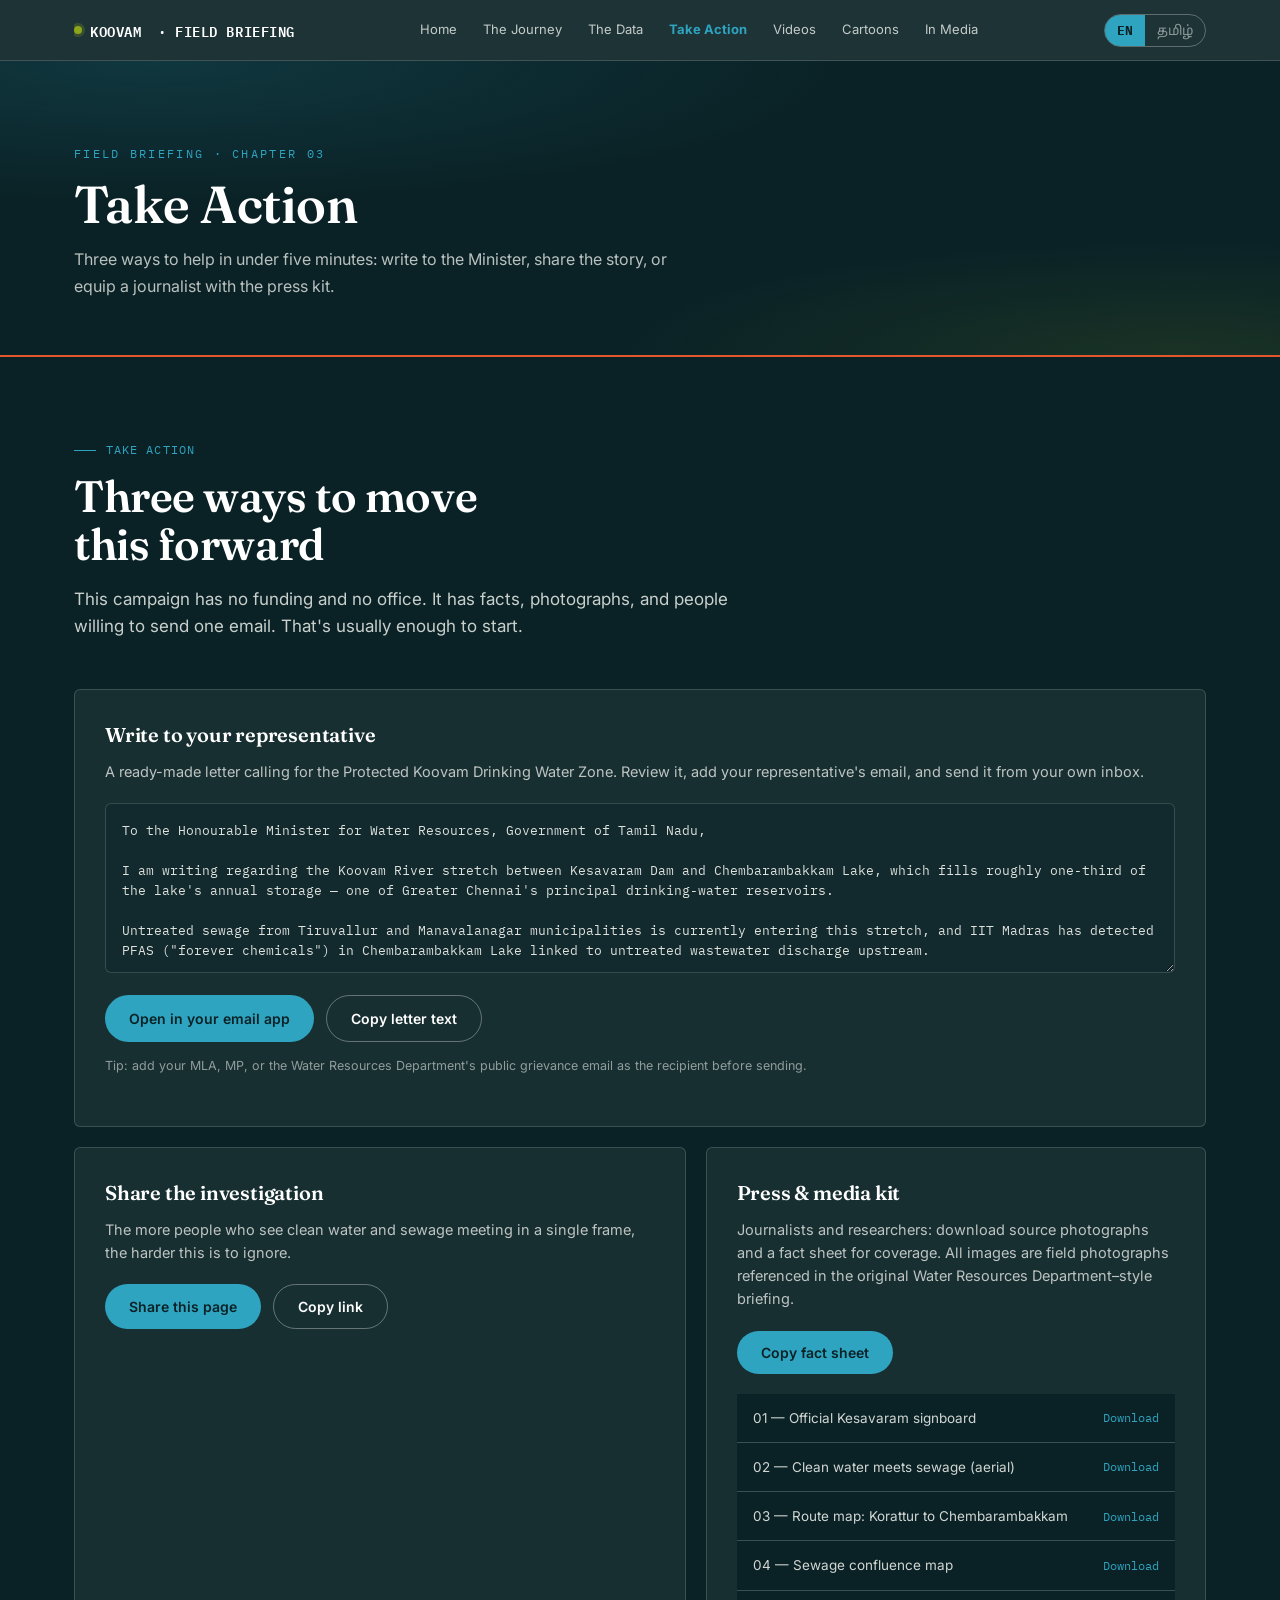
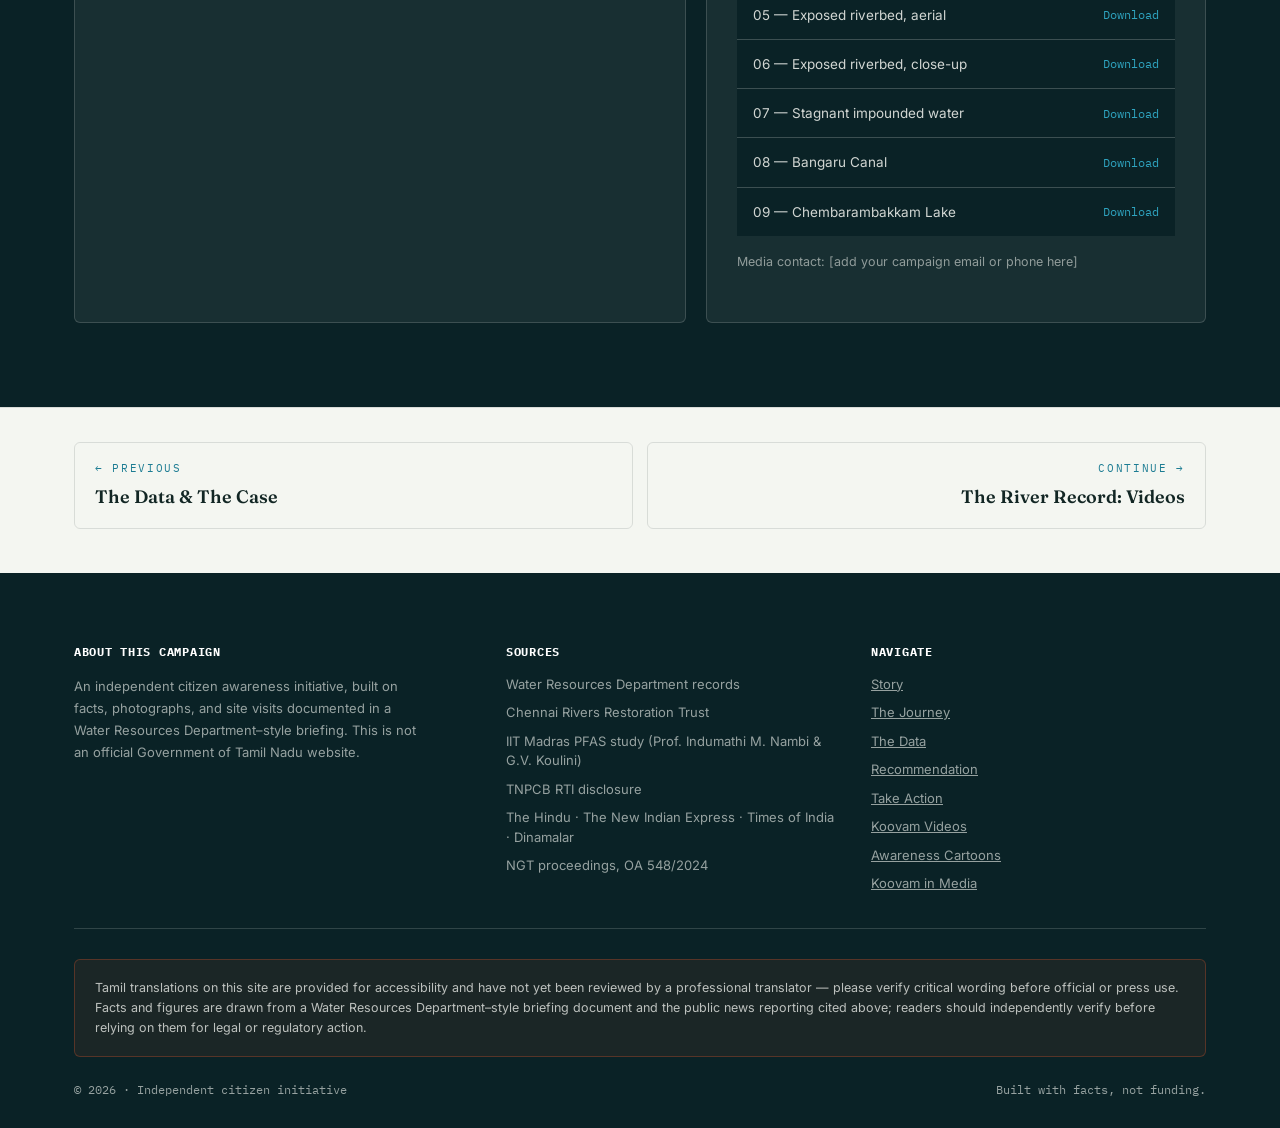
<file: action.html>
<!DOCTYPE html>
<html lang="en">
<head>
<meta charset="UTF-8">
<meta name="viewport" content="width=device-width, initial-scale=1.0">
<title>Take Action — Protecting the Koovam</title>
<meta name="description" content="Write to the Minister, share the campaign, and download the press kit.">
<link rel="stylesheet" href="assets/styles.css">
</head>
<body>

<nav class="nav">
  <div class="nav-inner">
    <a href="index.html" style="text-decoration:none;"><div class="brand"><span class="dot"></span><span lang="en">KOOVAM</span><span lang="ta">கூவம்</span><span class="full-tag" lang="en">&nbsp;·&nbsp;FIELD BRIEFING</span><span class="full-tag" lang="ta">&nbsp;·&nbsp;களப் பணி அறிக்கை</span></div></a>
    <div class="nav-links">
      <a href="index.html"><span lang="en">Home</span><span lang="ta">முகப்பு</span></a>
      <a href="journey.html"><span lang="en">The Journey</span><span lang="ta">பயணம்</span></a>
      <a href="data.html"><span lang="en">The Data</span><span lang="ta">தரவு</span></a>
      <a href="action.html" class="active"><span lang="en">Take Action</span><span lang="ta">செயல்படுங்கள்</span></a>
      <a href="videos.html"><span lang="en">Videos</span><span lang="ta">காணொளிகள்</span></a>
      <a href="cartoons.html"><span lang="en">Cartoons</span><span lang="ta">கார்ட்டூன்கள்</span></a>
      <a href="media.html"><span lang="en">In Media</span><span lang="ta">ஊடகங்களில்</span></a>
    </div>
    <div class="nav-right">
      <div class="lang-toggle">
        <button class="lang-btn-en" data-setlang="en">EN</button>
        <button class="lang-btn-ta" data-setlang="ta">தமிழ்</button>
      </div>
      <button class="burger" id="burgerBtn" aria-label="Menu"><span></span><span></span><span></span></button>
    </div>
  </div>
  <div class="mobile-menu" id="mobileMenu">
    <a href="index.html"><span lang="en">Home</span><span lang="ta">முகப்பு</span></a>
    <a href="journey.html"><span lang="en">The Journey</span><span lang="ta">பயணம்</span></a>
    <a href="data.html"><span lang="en">The Data</span><span lang="ta">தரவு</span></a>
    <a href="action.html" class="active"><span lang="en">Take Action</span><span lang="ta">செயல்படுங்கள்</span></a>
    <a href="videos.html"><span lang="en">Videos</span><span lang="ta">காணொளிகள்</span></a>
    <a href="cartoons.html"><span lang="en">Cartoons</span><span lang="ta">கார்ட்டூன்கள்</span></a>
    <a href="media.html"><span lang="en">In Media</span><span lang="ta">ஊடகங்களில்</span></a>
  </div>
</nav>

<header class="page-head">
  <div class="wrap">
    <div class="crumb"><span lang="en">FIELD BRIEFING · CHAPTER 03</span><span lang="ta">களப் பணி அறிக்கை · அத்தியாயம் 03</span></div>
    <div class="head-row">
      <div>
        <h1><span lang="en">Take Action</span><span lang="ta">செயல்படுங்கள்</span></h1>
        <p class="lede"><span lang="en">Three ways to help in under five minutes: write to the Minister, share the story, or equip a journalist with the press kit.</span><span lang="ta">ஐந்து நிமிடங்களுக்குள் உதவ மூன்று வழிகள்: அமைச்சருக்கு எழுதுங்கள், கதையைப் பகிருங்கள், அல்லது பத்திரிக்கையாளருக்கு தொகுப்பை வழங்குங்கள்.</span></p>
      </div>
      
    </div>
  </div>
</header>

<section id="act" class="section-dark">
  <div class="wrap">
    <div class="section-head reveal">
      <div class="kicker"><span lang="en">Take action</span><span lang="ta">இப்போதே செயல்படுங்கள்</span></div>
      <h2 class="title"><span lang="en">Three ways to move this forward</span><span lang="ta">இதை முன்னெடுக்க மூன்று வழிகள்</span></h2>
      <p class="section-lede"><span lang="en">This campaign has no funding and no office. It has facts, photographs, and people willing to send one email. That's usually enough to start.</span><span lang="ta">இந்த இயக்கத்திற்கு நிதியோ அலுவலகமோ இல்லை. இதனிடம் உண்மைகள், புகைப்படங்கள், ஒரு மின்னஞ்சல் அனுப்ப தயாராக இருக்கும் மக்கள் மட்டுமே உள்ளனர். தொடங்குவதற்கு இது பொதுவாகப் போதுமானது.</span></p>
    </div>

    <div class="action-grid">
      <div class="action-card reveal" style="grid-column:1/-1;">
        <h3><span lang="en">Write to your representative</span><span lang="ta">உங்கள் பிரதிநிதிக்கு எழுதுங்கள்</span></h3>
        <p><span lang="en">A ready-made letter calling for the Protected Koovam Drinking Water Zone. Review it, add your representative's email, and send it from your own inbox.</span><span lang="ta">பாதுகாக்கப்பட்ட கூவம் குடிநீர் மண்டலத்தைக் கோரும் தயார் கடிதம். அதைப் பார்வையிட்டு, உங்கள் பிரதிநிதியின் மின்னஞ்சலைச் சேர்த்து, உங்கள் சொந்த மின்னஞ்சலிலிருந்து அனுப்புங்கள்.</span></p>
        <textarea class="letter" id="letterBoxEn" lang="en" readonly>To the Honourable Minister for Water Resources, Government of Tamil Nadu,

I am writing regarding the Koovam River stretch between Kesavaram Dam and Chembarambakkam Lake, which fills roughly one-third of the lake's annual storage — one of Greater Chennai's principal drinking-water reservoirs.

Untreated sewage from Tiruvallur and Manavalanagar municipalities is currently entering this stretch, and IIT Madras has detected PFAS ("forever chemicals") in Chembarambakkam Lake linked to untreated wastewater discharge upstream.

I respectfully request that the Kesavaram-Chembarambakkam stretch be declared a Protected Koovam Drinking Water Zone, with mandatory sewage treatment standards, infrastructure project review, and routine water quality monitoring - before the North East Monsoon carries this contamination into Chennai's water supply.

Sincerely,
[Your name]
[Your locality]</textarea>
        <textarea class="letter" id="letterBoxTa" lang="ta" readonly>மாண்புமிகு நீர்வளத் துறை அமைச்சர் அவர்களுக்கு, தமிழ்நாடு அரசு,

கேசவரம் அணைக்கும் செம்பரம்பாக்கம் ஏரிக்கும் இடையேயுள்ள கூவம் ஆற்றுப் பகுதி குறித்து இக்கடிதம் எழுதுகிறேன். இது பெருஞ்சென்னையின் முக்கிய குடிநீர் நீர்த்தேக்கங்களில் ஒன்றான செம்பரம்பாக்கம் ஏரியின் ஆண்டு நீர்வரத்தில் மூன்றில் ஒரு பங்கை நிரப்புகிறது.

திருவள்ளூர் மற்றும் மாணவாலநகர் நகராட்சிகளிலிருந்து சுத்திகரிக்கப்படாத கழிவுநீர் தற்போது இந்தப் பகுதியில் கலக்கிறது. மேலும், சுத்திகரிக்கப்படாத கழிவுநீர் வெளியேற்றத்துடன் தொடர்புடைய PFAS ("என்றென்றும் நிலைக்கும் ரசாயனங்கள்") செம்பரம்பாக்கம் ஏரியில் இருப்பதை ஐஐடி மெட்ராஸ் கண்டறிந்துள்ளது.

வடகிழக்குப் பருவமழை இந்த மாசை சென்னையின் நீர் விநியோகத்திற்குள் கொண்டு செல்வதற்கு முன், கேசவரம்-செம்பரம்பாக்கம் பகுதியை பாதுகாக்கப்பட்ட கூவம் குடிநீர் மண்டலமாக அறிவிக்குமாறு பணிவுடன் கேட்டுக்கொள்கிறேன். இதில் கட்டாய கழிவுநீர் சுத்திகரிப்புத் தரநிலைகள், உள்கட்டமைப்புத் திட்ட மறுஆய்வு, மற்றும் வழக்கமான நீர் தர கண்காணிப்பு ஆகியவை அடங்கும்.

நன்றியுடன்,
[உங்கள் பெயர்]
[உங்கள் பகுதி]</textarea>
        <div class="btn-row">
          <a href="#" id="mailBtn" class="btn btn-primary"><span lang="en">Open in your email app</span><span lang="ta">உங்கள் மின்னஞ்சல் ஆப்பில் திறக்கவும்</span></a>
          <button class="btn btn-ghost" id="copyLetterBtn"><span lang="en">Copy letter text</span><span lang="ta">கடிதத்தை நகலெடுக்கவும்</span></button>
        </div>
        <p style="margin-top:14px; font-size:12.5px; color:rgba(244,246,241,0.55);"><span lang="en">Tip: add your MLA, MP, or the Water Resources Department's public grievance email as the recipient before sending.</span><span lang="ta">குறிப்பு: அனுப்பும் முன் உங்கள் எம்எல்ஏ, எம்பி, அல்லது நீர்வளத் துறையின் பொது குறை தீர்ப்பு மின்னஞ்சலை பெறுநராகச் சேர்க்கவும்.</span></p>
      </div>

      <div class="action-card reveal">
        <h3><span lang="en">Share the investigation</span><span lang="ta">இந்த ஆய்வை பகிரவும்</span></h3>
        <p><span lang="en">The more people who see clean water and sewage meeting in a single frame, the harder this is to ignore.</span><span lang="ta">தூய்மையான நீரும் கழிவுநீரும் ஒரே சட்டகத்தில் சங்கமிக்கும் காட்சியை அதிக மக்கள் பார்க்கும் போது, இதை புறக்கணிப்பது கடினமாகும்.</span></p>
        <div class="btn-row">
          <button class="btn btn-primary" id="shareBtn"><span lang="en">Share this page</span><span lang="ta">இந்தப் பக்கத்தைப் பகிரவும்</span></button>
          <button class="btn btn-ghost" id="copyLinkBtn"><span lang="en">Copy link</span><span lang="ta">இணைப்பை நகலெடுக்கவும்</span></button>
        </div>
      </div>

      <div class="action-card reveal" id="press">
        <h3><span lang="en">Press & media kit</span><span lang="ta">பத்திரிக்கை & ஊடகத் தொகுப்பு</span></h3>
        <p><span lang="en">Journalists and researchers: download source photographs and a fact sheet for coverage. All images are field photographs referenced in the original Water Resources Department–style briefing.</span><span lang="ta">பத்திரிக்கையாளர்கள் மற்றும் ஆராய்ச்சியாளர்களுக்கு: மூலப் புகைப்படங்களையும் தகவல் தாளையும் பதிவிறக்கம் செய்யவும்.</span></p>
        <div class="btn-row">
          <button class="btn btn-primary" id="factsheetBtn"><span lang="en">Copy fact sheet</span><span lang="ta">தகவல் தாளை நகலெடுக்கவும்</span></button>
        </div>
        <div class="kit-list" id="kitList"></div>
        <p style="margin-top:16px; font-size:12.5px; color:rgba(244,246,241,0.55);"><span lang="en">Media contact: [add your campaign email or phone here]</span><span lang="ta">ஊடகத் தொடர்பு: [உங்கள் இயக்கத்தின் மின்னஞ்சல்/எண்ணைச் சேர்க்கவும்]</span></p>
      </div>
    </div>
  </div>
</section>

<!-- ============ CLOSING ============ -->
<div class="next-nav"><div class="wrap"><a class="next-link prev" href="data.html"><span class="nl-k"><span lang="en">← Previous</span><span lang="ta">← முந்தையது</span></span><span class="nl-t"><span lang="en">The Data & The Case</span><span lang="ta">தரவு மற்றும் வழக்கு</span></span></a>
<a class="next-link next" href="videos.html"><span class="nl-k"><span lang="en">Continue →</span><span lang="ta">தொடரவும் →</span></span><span class="nl-t"><span lang="en">The River Record: Videos</span><span lang="ta">ஆற்றின் பதிவேடு: காணொளிகள்</span></span></a></div></div>

<footer>
  <div class="wrap">
    <div class="f-top">
      <div>
        <h5><span lang="en">About this campaign</span><span lang="ta">இந்த இயக்கம் பற்றி</span></h5>
        <p style="line-height:1.7; max-width:44ch;"><span lang="en">An independent citizen awareness initiative, built on facts, photographs, and site visits documented in a Water Resources Department–style briefing. This is not an official Government of Tamil Nadu website.</span><span lang="ta">நீர்வளத் துறை பாணி அறிக்கையில் ஆவணப்படுத்தப்பட்ட உண்மைகள், புகைப்படங்கள் மற்றும் இடப் பார்வைகளின் அடிப்படையில் உருவாக்கப்பட்ட ஒரு சுயேச்சையான குடிமக்கள் விழிப்புணர்வு முன்முயற்சி. இது தமிழ்நாடு அரசின் அதிகாரப்பூர்வ இணையதளம் அல்ல.</span></p>
      </div>
      <div>
        <h5><span lang="en">Sources</span><span lang="ta">மூலங்கள்</span></h5>
        <ul>
          <li>Water Resources Department records</li>
          <li>Chennai Rivers Restoration Trust</li>
          <li>IIT Madras PFAS study (Prof. Indumathi M. Nambi & G.V. Koulini)</li>
          <li>TNPCB RTI disclosure</li>
          <li>The Hindu · The New Indian Express · Times of India · Dinamalar</li>
          <li>NGT proceedings, OA 548/2024</li>
        </ul>
      </div>
      <div>
        <h5><span lang="en">Navigate</span><span lang="ta">வழிசெலுத்தல்</span></h5>
        <ul>
          <li><a href="index.html#stakes"><span lang="en">Story</span><span lang="ta">கதை</span></a></li>
          <li><a href="journey.html#journey"><span lang="en">The Journey</span><span lang="ta">பயணம்</span></a></li>
          <li><a href="data.html#data"><span lang="en">The Data</span><span lang="ta">தரவு</span></a></li>
          <li><a href="data.html#recommendation"><span lang="en">Recommendation</span><span lang="ta">பரிந்துரை</span></a></li>
          <li><a href="action.html#act"><span lang="en">Take Action</span><span lang="ta">செயல்படுங்கள்</span></a></li>
          <li><a href="videos.html"><span lang="en">Koovam Videos</span><span lang="ta">கூவம் காணொளிகள்</span></a></li>
          <li><a href="cartoons.html"><span lang="en">Awareness Cartoons</span><span lang="ta">விழிப்புணர்வு கார்ட்டூன்கள்</span></a></li>
          <li><a href="media.html"><span lang="en">Koovam in Media</span><span lang="ta">ஊடகங்களில் கூவம்</span></a></li>
        </ul>
      </div>
    </div>
    <div class="disclaimer">
      <span lang="en">Tamil translations on this site are provided for accessibility and have not yet been reviewed by a professional translator — please verify critical wording before official or press use. Facts and figures are drawn from a Water Resources Department–style briefing document and the public news reporting cited above; readers should independently verify before relying on them for legal or regulatory action.</span>
      <span lang="ta">இந்தத் தளத்தில் உள்ள தமிழ் மொழிபெயர்ப்புகள் அணுகல் நோக்கத்திற்காக வழங்கப்பட்டுள்ளன, இன்னும் ஒரு தொழில்முறை மொழிபெயர்ப்பாளரால் சரிபார்க்கப்படவில்லை — அதிகாரப்பூர்வ அல்லது பத்திரிக்கை பயன்பாட்டிற்கு முன் முக்கிய வார்த்தைகளை சரிபார்க்கவும். உண்மைகளும் புள்ளிவிவரங்களும் நீர்வளத் துறை பாணி அறிக்கை மற்றும் மேற்கண்ட பொது செய்தி அறிக்கைகளிலிருந்து பெறப்பட்டவை; சட்ட நடவடிக்கைக்கு நம்பியிருப்பதற்கு முன் வாசகர்கள் சுயாதீனமாக சரிபார்க்க வேண்டும்.</span>
    </div>
    <div class="f-bottom">
      <span>© 2026 · <span lang="en">Independent citizen initiative</span><span lang="ta">சுயேச்சையான குடிமக்கள் முன்முயற்சி</span></span>
      <span><span lang="en">Built with facts, not funding.</span><span lang="ta">நிதியுதவியால் அல்ல, உண்மைகளால் கட்டப்பட்டது.</span></span>
    </div>
  </div>
</footer>


<div class="toast" id="toast"></div>

<script src="assets/config.js"></script>
<script src="assets/site.js"></script>
</body>
</html>
</file>
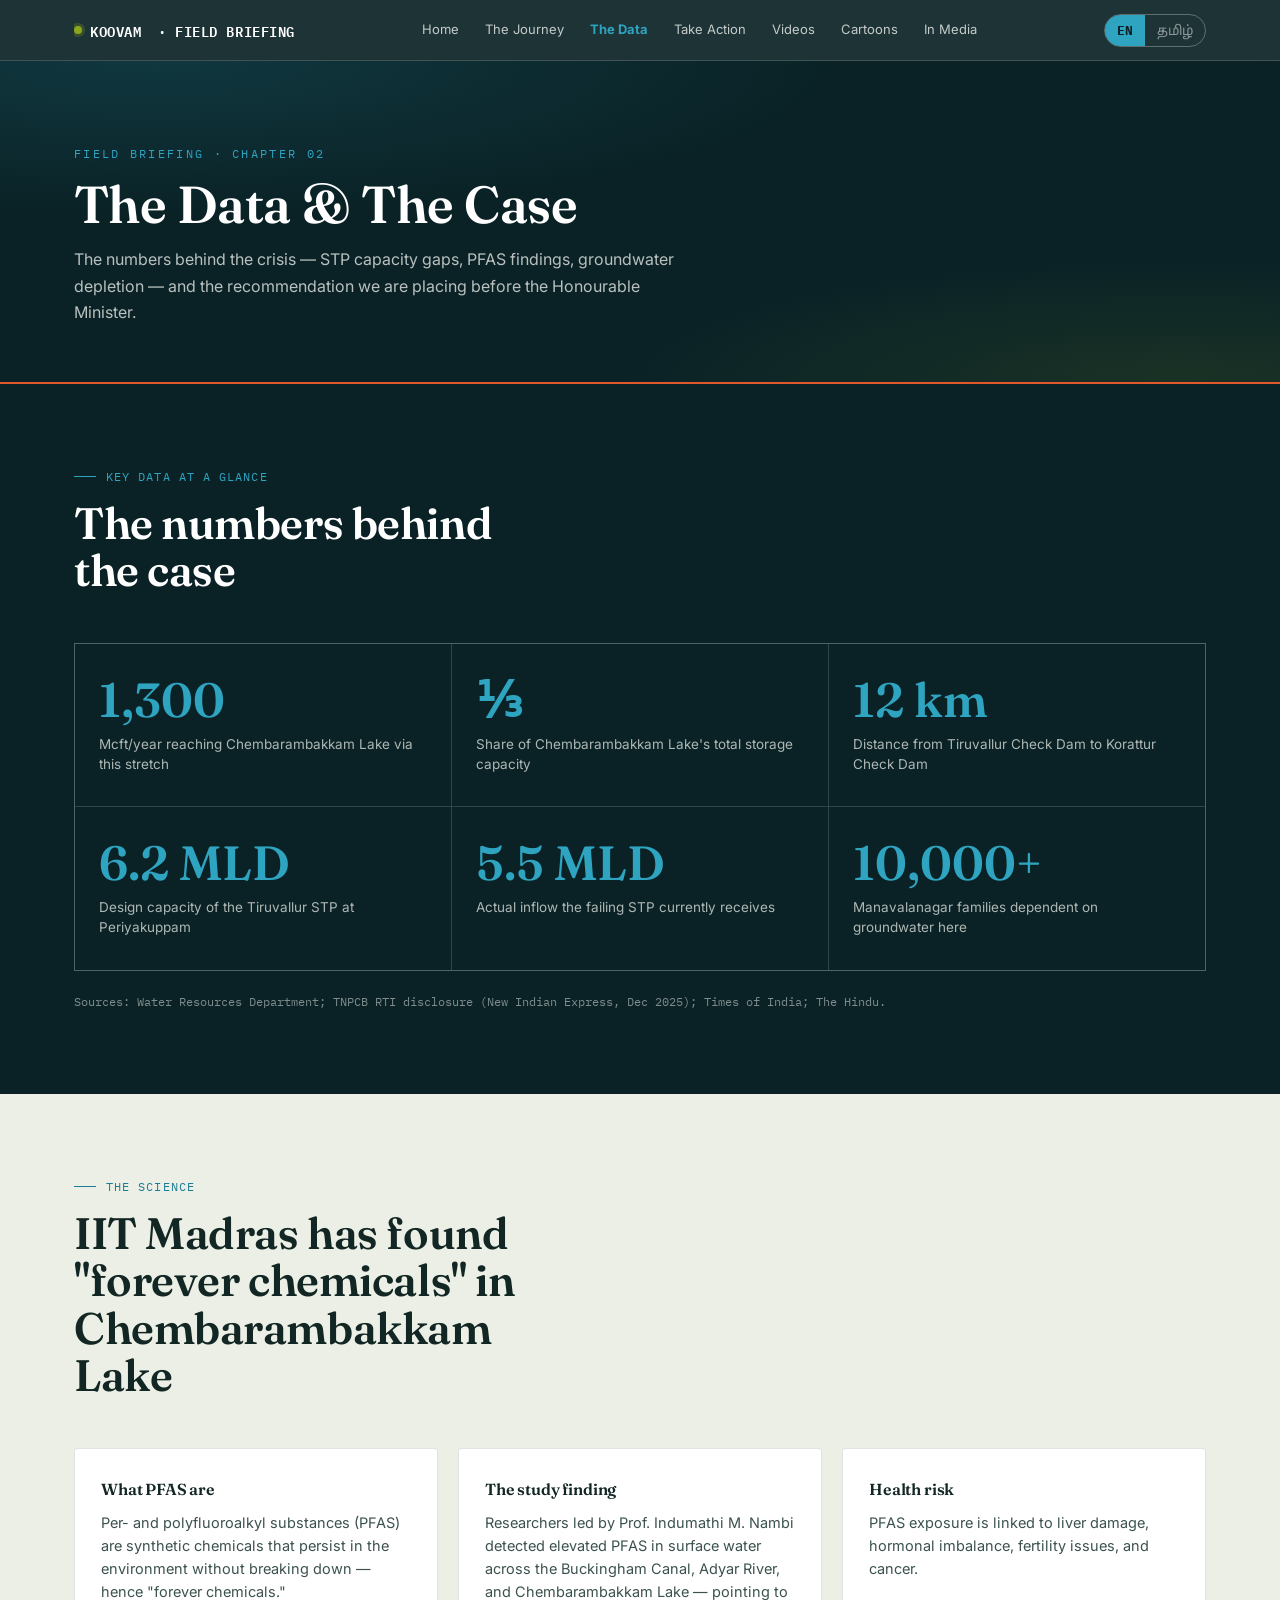
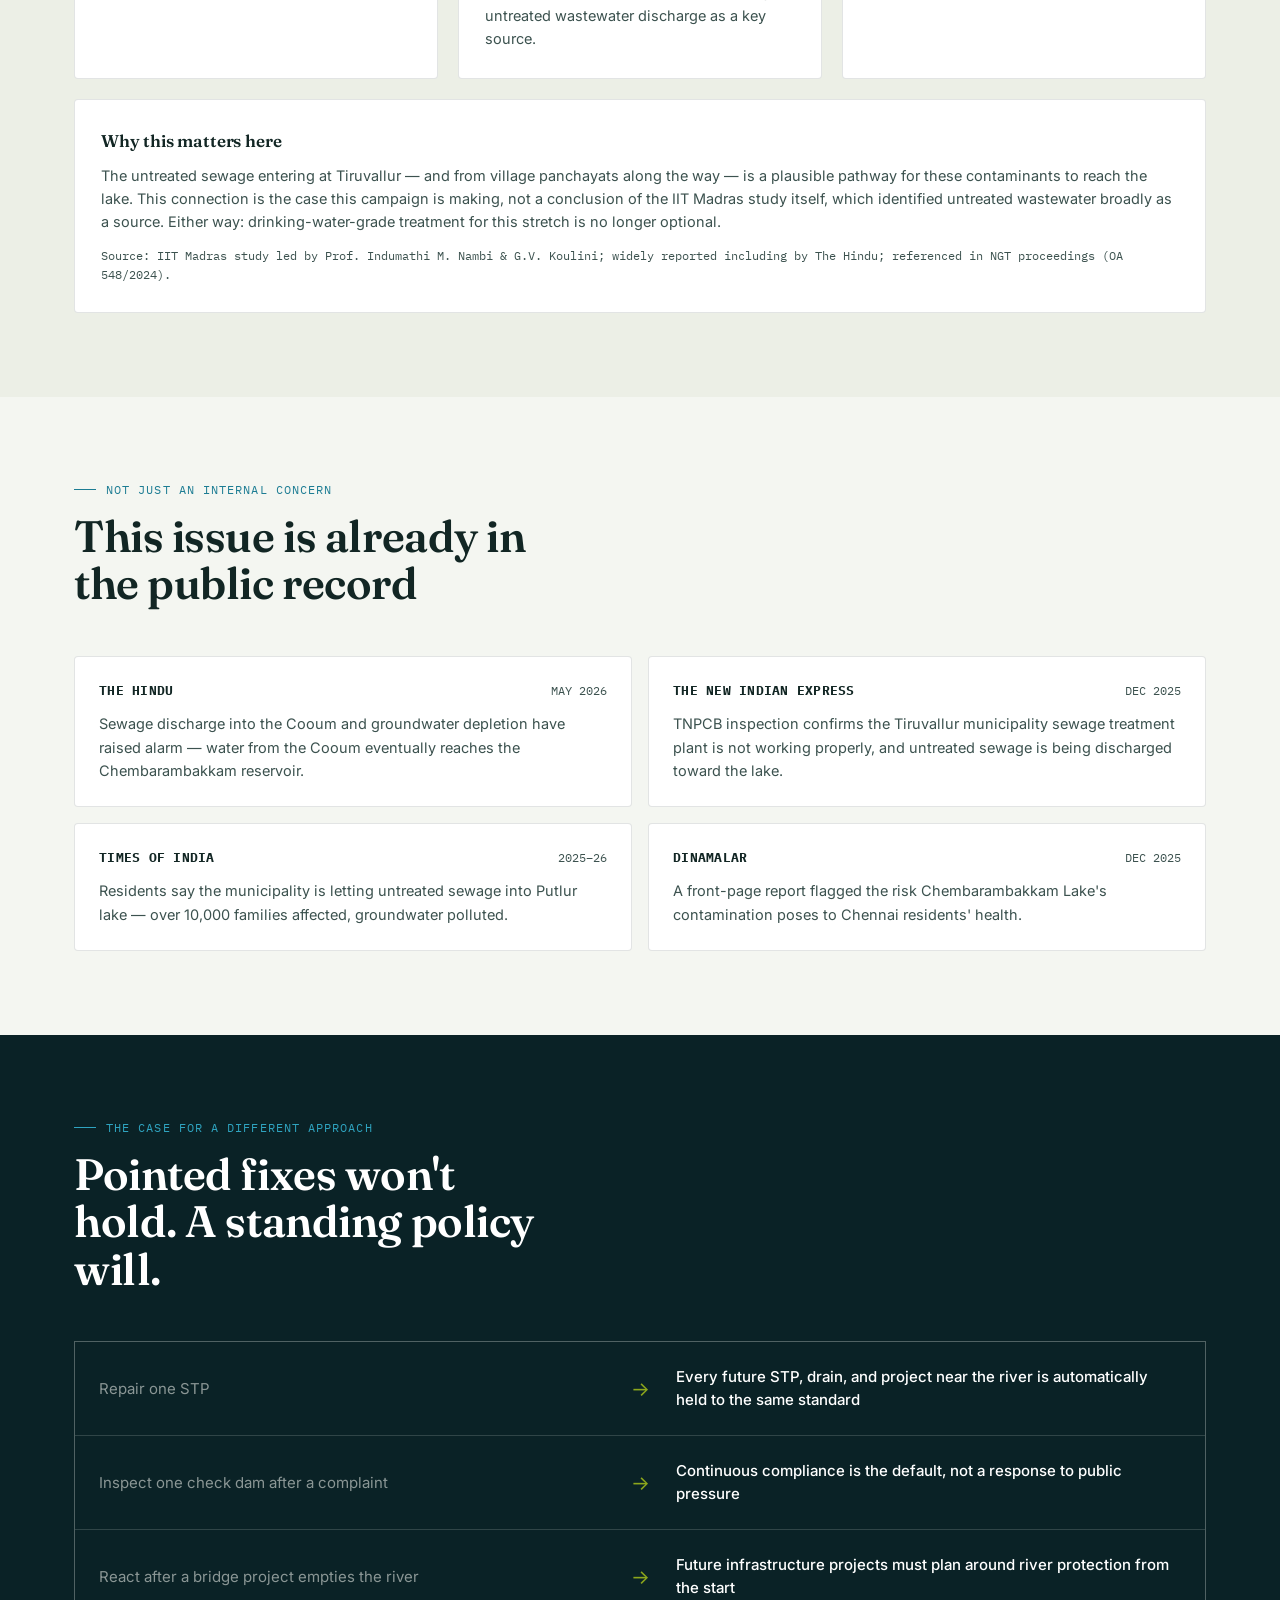
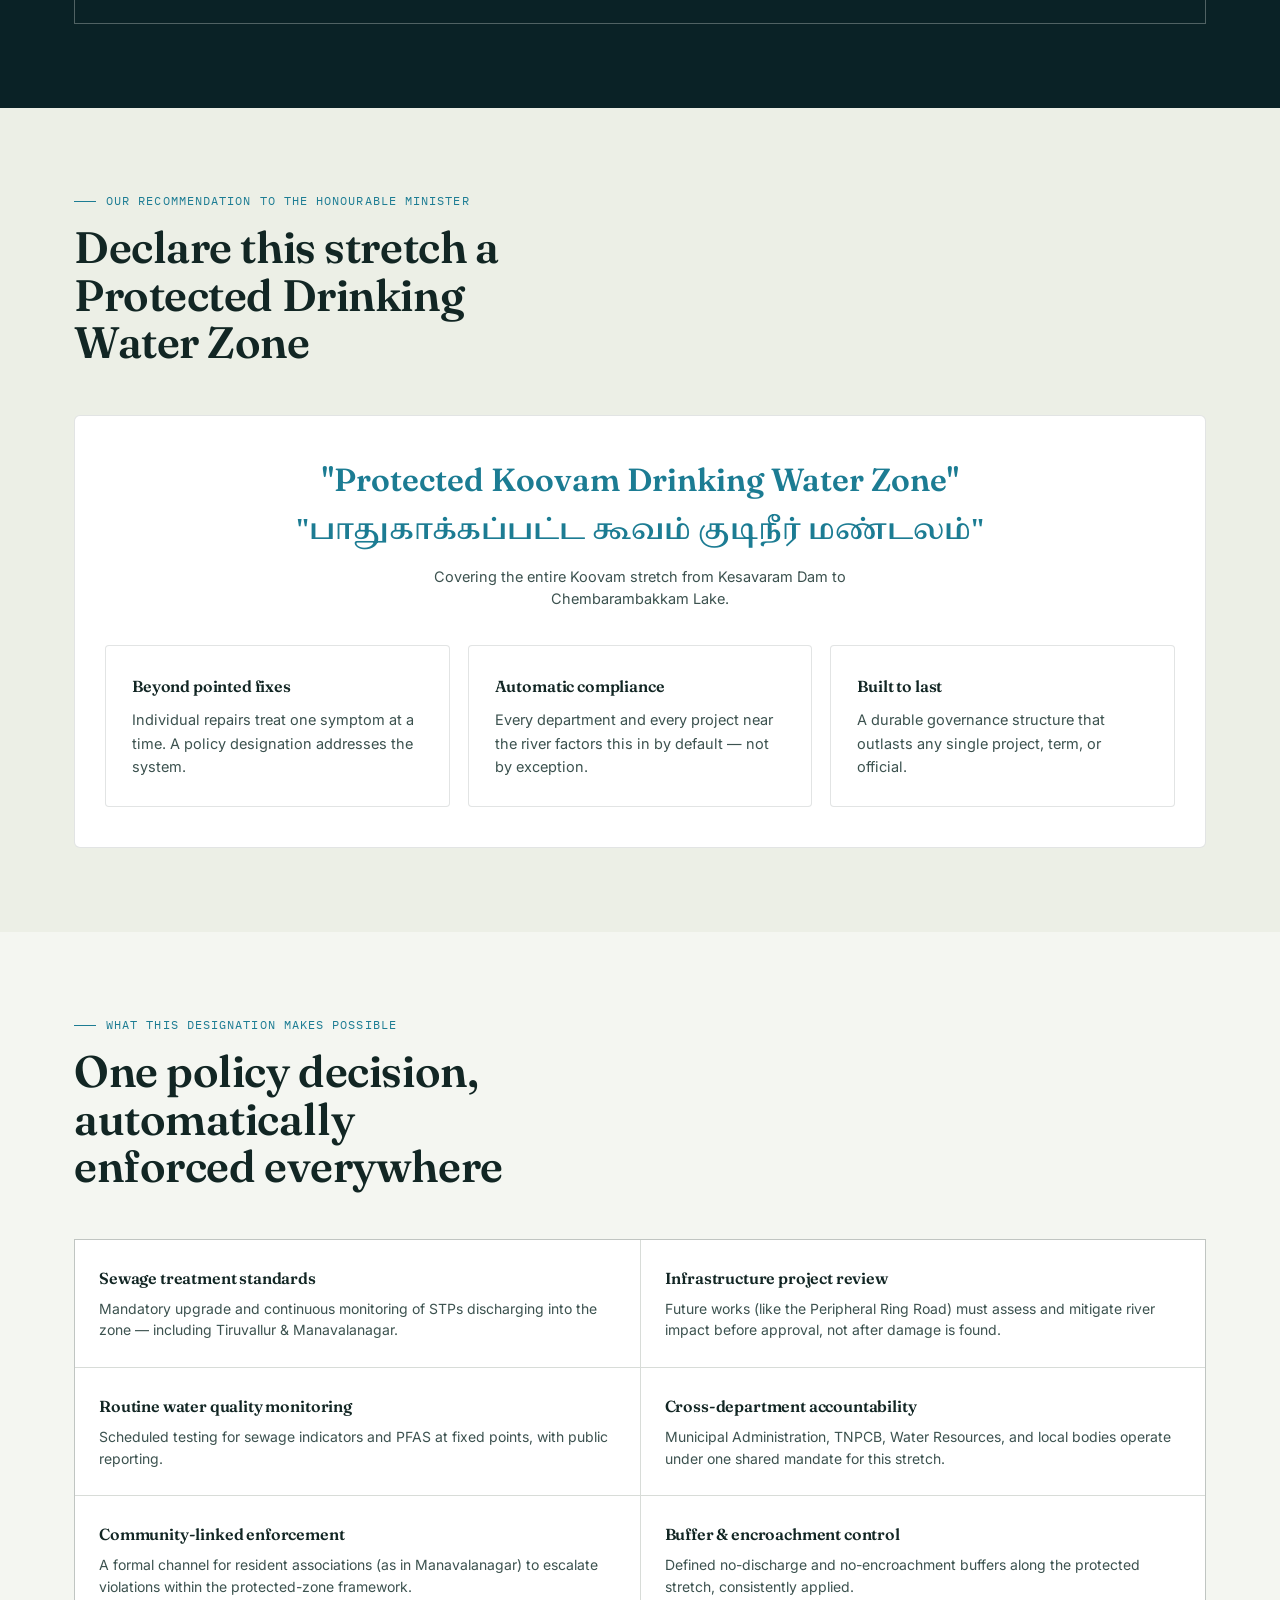
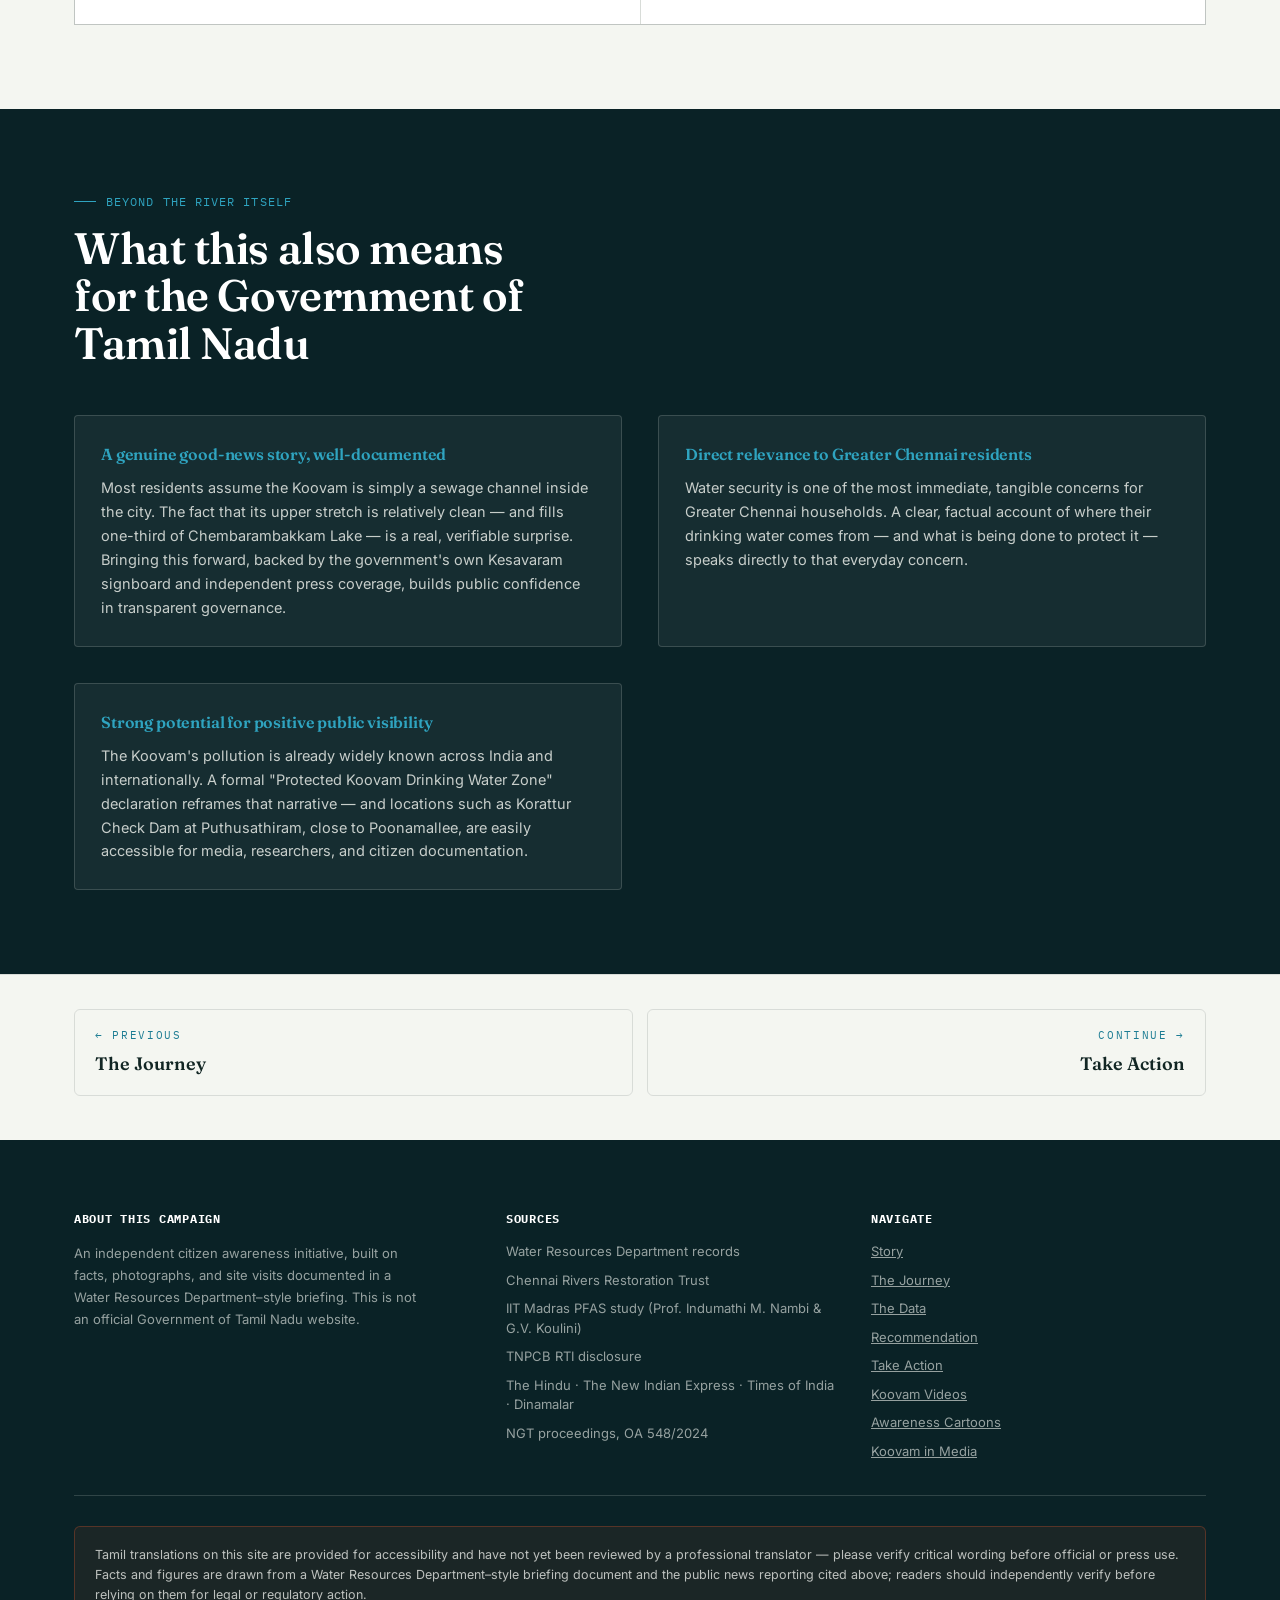
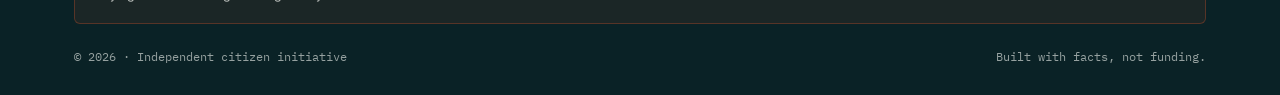
<file: data.html>
<!DOCTYPE html>
<html lang="en">
<head>
<meta charset="UTF-8">
<meta name="viewport" content="width=device-width, initial-scale=1.0">
<title>The Data & The Case — Protecting the Koovam</title>
<meta name="description" content="Key data, scientific findings and the recommendation for a Protected Koovam Drinking Water Zone.">
<link rel="stylesheet" href="assets/styles.css">
</head>
<body>

<nav class="nav">
  <div class="nav-inner">
    <a href="index.html" style="text-decoration:none;"><div class="brand"><span class="dot"></span><span lang="en">KOOVAM</span><span lang="ta">கூவம்</span><span class="full-tag" lang="en">&nbsp;·&nbsp;FIELD BRIEFING</span><span class="full-tag" lang="ta">&nbsp;·&nbsp;களப் பணி அறிக்கை</span></div></a>
    <div class="nav-links">
      <a href="index.html"><span lang="en">Home</span><span lang="ta">முகப்பு</span></a>
      <a href="journey.html"><span lang="en">The Journey</span><span lang="ta">பயணம்</span></a>
      <a href="data.html" class="active"><span lang="en">The Data</span><span lang="ta">தரவு</span></a>
      <a href="action.html"><span lang="en">Take Action</span><span lang="ta">செயல்படுங்கள்</span></a>
      <a href="videos.html"><span lang="en">Videos</span><span lang="ta">காணொளிகள்</span></a>
      <a href="cartoons.html"><span lang="en">Cartoons</span><span lang="ta">கார்ட்டூன்கள்</span></a>
      <a href="media.html"><span lang="en">In Media</span><span lang="ta">ஊடகங்களில்</span></a>
    </div>
    <div class="nav-right">
      <div class="lang-toggle">
        <button class="lang-btn-en" data-setlang="en">EN</button>
        <button class="lang-btn-ta" data-setlang="ta">தமிழ்</button>
      </div>
      <button class="burger" id="burgerBtn" aria-label="Menu"><span></span><span></span><span></span></button>
    </div>
  </div>
  <div class="mobile-menu" id="mobileMenu">
    <a href="index.html"><span lang="en">Home</span><span lang="ta">முகப்பு</span></a>
    <a href="journey.html"><span lang="en">The Journey</span><span lang="ta">பயணம்</span></a>
    <a href="data.html" class="active"><span lang="en">The Data</span><span lang="ta">தரவு</span></a>
    <a href="action.html"><span lang="en">Take Action</span><span lang="ta">செயல்படுங்கள்</span></a>
    <a href="videos.html"><span lang="en">Videos</span><span lang="ta">காணொளிகள்</span></a>
    <a href="cartoons.html"><span lang="en">Cartoons</span><span lang="ta">கார்ட்டூன்கள்</span></a>
    <a href="media.html"><span lang="en">In Media</span><span lang="ta">ஊடகங்களில்</span></a>
  </div>
</nav>

<header class="page-head">
  <div class="wrap">
    <div class="crumb"><span lang="en">FIELD BRIEFING · CHAPTER 02</span><span lang="ta">களப் பணி அறிக்கை · அத்தியாயம் 02</span></div>
    <div class="head-row">
      <div>
        <h1><span lang="en">The Data &amp; The Case</span><span lang="ta">தரவு மற்றும் வழக்கு</span></h1>
        <p class="lede"><span lang="en">The numbers behind the crisis — STP capacity gaps, PFAS findings, groundwater depletion — and the recommendation we are placing before the Honourable Minister.</span><span lang="ta">நெருக்கடியின் பின்னணி எண்கள் — STP திறன் இடைவெளிகள், PFAS கண்டுபிடிப்புகள், நிலத்தடி நீர் குறைவு — மற்றும் மாண்புமிகு அமைச்சர் முன் வைக்கும் பரிந்துரை.</span></p>
      </div>
      
    </div>
  </div>
</header>

<section id="data" class="section-dark">
  <div class="wrap">
    <div class="section-head reveal">
      <div class="kicker"><span lang="en">Key data at a glance</span><span lang="ta">ஒரு பார்வையில் முக்கிய தரவுகள்</span></div>
      <h2 class="title"><span lang="en">The numbers behind the case</span><span lang="ta">வழக்கின் பின்னணியில் உள்ள எண்கள்</span></h2>
    </div>
    <div class="stat-grid reveal">
      <div class="stat-cell"><div class="val" data-count="1300" data-suffix="">0</div><div class="lbl"><span lang="en">Mcft/year reaching Chembarambakkam Lake via this stretch</span><span lang="ta">இந்த பகுதி வழியாக ஏரியை ஆண்டுதோறும் சென்றடையும் மில்லியன் கன அடி நீர்</span></div></div>
      <div class="stat-cell"><div class="val">⅓</div><div class="lbl"><span lang="en">Share of Chembarambakkam Lake's total storage capacity</span><span lang="ta">ஏரியின் மொத்த கொள்ளளவில் பங்கு</span></div></div>
      <div class="stat-cell"><div class="val" data-count="12" data-suffix=" km">0</div><div class="lbl"><span lang="en">Distance from Tiruvallur Check Dam to Korattur Check Dam</span><span lang="ta">திருவள்ளூர் தடுப்பணையிலிருந்து கோரட்டூர் தடுப்பணை வரையிலான தூரம்</span></div></div>
      <div class="stat-cell"><div class="val" data-count="6.2" data-suffix=" MLD">0</div><div class="lbl"><span lang="en">Design capacity of the Tiruvallur STP at Periyakuppam</span><span lang="ta">பெரியகுப்பம் திருவள்ளூர் சுத்திகரிப்பு நிலையத்தின் வடிவமைப்புத் திறன்</span></div></div>
      <div class="stat-cell"><div class="val" data-count="5.5" data-suffix=" MLD">0</div><div class="lbl"><span lang="en">Actual inflow the failing STP currently receives</span><span lang="ta">செயலிழந்த நிலையம் தற்போது பெறும் உண்மையான நீர்வரத்து</span></div></div>
      <div class="stat-cell"><div class="val" data-count="10000" data-suffix="+">0</div><div class="lbl"><span lang="en">Manavalanagar families dependent on groundwater here</span><span lang="ta">இங்குள்ள நிலத்தடி நீரை நம்பியிருக்கும் மாணவாலநகர் குடும்பங்கள்</span></div></div>
    </div>
    <p style="margin-top:22px; font-family:var(--f-mono); font-size:11.5px; color:rgba(244,246,241,0.5);"><span lang="en">Sources: Water Resources Department; TNPCB RTI disclosure (New Indian Express, Dec 2025); Times of India; The Hindu.</span><span lang="ta">மூலங்கள்: நீர்வளத் துறை; TNPCB தகவல் வெளிப்படுத்தல் (நியூ இந்தியன் எக்ஸ்பிரஸ், டிச. 2025); டைம்ஸ் ஆஃப் இந்தியா; தி இந்து.</span></p>
  </div>
</section>

<!-- ============ THE SCIENCE ============ -->

<section class="section-mid">
  <div class="wrap">
    <div class="section-head reveal">
      <div class="kicker"><span lang="en">The science</span><span lang="ta">அறிவியல் சான்று</span></div>
      <h2 class="title"><span lang="en">IIT Madras has found "forever chemicals" in Chembarambakkam Lake</span><span lang="ta">செம்பரம்பாக்கம் ஏரியில் "என்றென்றும் நிலைக்கும் ரசாயனங்கள்" — ஐஐடி மெட்ராஸ் கண்டறிந்துள்ளது</span></h2>
    </div>
    <div class="grid3 reveal">
      <div class="card">
        <h3 style="font-size:16px;"><span lang="en">What PFAS are</span><span lang="ta">PFAS என்றால் என்ன</span></h3>
        <p><span lang="en">Per- and polyfluoroalkyl substances (PFAS) are synthetic chemicals that persist in the environment without breaking down — hence "forever chemicals."</span><span lang="ta">PFAS என்பன, சூழலில் சிதையாமல் நீடித்து நிலைத்திருக்கும் செயற்கை ரசாயனங்கள் — அதனால்தான் "என்றென்றும் நிலைக்கும் ரசாயனங்கள்" எனப்படுகின்றன.</span></p>
      </div>
      <div class="card">
        <h3 style="font-size:16px;"><span lang="en">The study finding</span><span lang="ta">ஆய்வு கண்டறிந்தது</span></h3>
        <p><span lang="en">Researchers led by Prof. Indumathi M. Nambi detected elevated PFAS in surface water across the Buckingham Canal, Adyar River, and Chembarambakkam Lake — pointing to untreated wastewater discharge as a key source.</span><span lang="ta">பேராசிரியர் இந்துமதி எம். நம்பி தலைமையிலான ஆராய்ச்சியாளர்கள், பக்கிங்ஹாம் கால்வாய், அடையாறு, மற்றும் செம்பரம்பாக்கம் ஏரியின் மேற்பரப்பு நீரில் அதிக அளவு PFAS இருப்பதைக் கண்டறிந்துள்ளனர்.</span></p>
      </div>
      <div class="card">
        <h3 style="font-size:16px;"><span lang="en">Health risk</span><span lang="ta">சுகாதார ஆபத்து</span></h3>
        <p><span lang="en">PFAS exposure is linked to liver damage, hormonal imbalance, fertility issues, and cancer.</span><span lang="ta">PFAS தொடர்பு கல்லீரல் பாதிப்பு, ஹார்மோன் சமநிலையின்மை, கருவுறுதிறன் பிரச்சினைகள் மற்றும் புற்றுநோய் ஆகியவற்றுடன் தொடர்புடையது.</span></p>
      </div>
    </div>
    <div class="card reveal" style="margin-top:20px;">
      <h3 style="font-size:17px;"><span lang="en">Why this matters here</span><span lang="ta">இது ஏன் இங்கு முக்கியம்</span></h3>
      <p><span lang="en">The untreated sewage entering at Tiruvallur — and from village panchayats along the way — is a plausible pathway for these contaminants to reach the lake. This connection is the case this campaign is making, not a conclusion of the IIT Madras study itself, which identified untreated wastewater broadly as a source. Either way: drinking-water-grade treatment for this stretch is no longer optional.</span><span lang="ta">திருவள்ளூரில் நுழையும் — மற்றும் வழியிலுள்ள கிராம பஞ்சாயத்துகளிலிருந்து வரும் — சுத்திகரிக்கப்படாத கழிவுநீர், இந்த மாசுகள் ஏரியை சென்றடைவதற்கான ஒரு நம்பகமான பாதையாக இருக்கலாம். இந்த தொடர்பு இந்த இயக்கம் முன்வைக்கும் வாதம்; இது ஐஐடி மெட்ராஸ் ஆய்வின் நேரடி முடிவு அல்ல. எப்படியிருப்பினும்: இந்தப் பகுதிக்கு குடிநீர் தரத் தரம் கொண்ட சுத்திகரிப்பு இனி விருப்பமானதல்ல, அவசியமானது.</span></p>
      <p style="margin-top:14px; font-family:var(--f-mono); font-size:11.5px; color:var(--ink-soft);"><span lang="en">Source: IIT Madras study led by Prof. Indumathi M. Nambi & G.V. Koulini; widely reported including by The Hindu; referenced in NGT proceedings (OA 548/2024).</span><span lang="ta">மூலம்: பேராசிரியர் இந்துமதி எம். நம்பி & ஜி.வி. கௌலினி தலைமையிலான ஐஐடி மெட்ராஸ் ஆய்வு; தி இந்து உள்ளிட்ட ஊடகங்களில் செய்தியாக்கப்பட்டது; NGT நடவடிக்கைகளில் (OA 548/2024) குறிப்பிடப்பட்டுள்ளது.</span></p>
    </div>
  </div>
</section>

<!-- ============ IN THE NEWS ============ -->

<section>
  <div class="wrap">
    <div class="section-head reveal">
      <div class="kicker"><span lang="en">Not just an internal concern</span><span lang="ta">இது வெறும் உள்ளூர் கவலை மட்டுமல்ல</span></div>
      <h2 class="title"><span lang="en">This issue is already in the public record</span><span lang="ta">இந்த பிரச்சினை ஏற்கனவே பொதுப் பதிவில் உள்ளது</span></h2>
    </div>
    <div class="press-grid reveal">
      <div class="press-card">
        <div class="outlet"><span class="outlet-name">THE HINDU</span><span class="outlet-date">MAY 2026</span></div>
        <p><span lang="en">Sewage discharge into the Cooum and groundwater depletion have raised alarm — water from the Cooum eventually reaches the Chembarambakkam reservoir.</span><span lang="ta">கூவத்தில் கழிவுநீர் கலப்பதும் நிலத்தடி நீர் குறைவதும் அச்சத்தை எழுப்பியுள்ளன — கூவத்திலிருந்து வரும் நீர் இறுதியில் செம்பரம்பாக்கம் நீர்த்தேக்கத்தை சென்றடைகிறது.</span></p>
      </div>
      <div class="press-card">
        <div class="outlet"><span class="outlet-name">THE NEW INDIAN EXPRESS</span><span class="outlet-date">DEC 2025</span></div>
        <p><span lang="en">TNPCB inspection confirms the Tiruvallur municipality sewage treatment plant is not working properly, and untreated sewage is being discharged toward the lake.</span><span lang="ta">திருவள்ளூர் நகராட்சி கழிவுநீர் சுத்திகரிப்பு நிலையம் சரியாக செயல்படவில்லை என்றும், சுத்திகரிக்கப்படாத கழிவுநீர் ஏரியை நோக்கி வெளியேற்றப்படுகிறது என்றும் TNPCB ஆய்வு உறுதிப்படுத்துகிறது.</span></p>
      </div>
      <div class="press-card">
        <div class="outlet"><span class="outlet-name">TIMES OF INDIA</span><span class="outlet-date">2025–26</span></div>
        <p><span lang="en">Residents say the municipality is letting untreated sewage into Putlur lake — over 10,000 families affected, groundwater polluted.</span><span lang="ta">நகராட்சி சுத்திகரிக்கப்படாத கழிவுநீரை புட்லூர் ஏரிக்குள் விடுவதாக மக்கள் தெரிவிக்கின்றனர் — 10,000க்கும் மேற்பட்ட குடும்பங்கள் பாதிக்கப்பட்டுள்ளன.</span></p>
      </div>
      <div class="press-card">
        <div class="outlet"><span class="outlet-name">DINAMALAR</span><span class="outlet-date">DEC 2025</span></div>
        <p><span lang="en">A front-page report flagged the risk Chembarambakkam Lake's contamination poses to Chennai residents' health.</span><span lang="ta">செம்பரம்பாக்கம் ஏரி மாசுபாடு சென்னை மக்களின் ஆரோக்கியத்திற்கு ஏற்படுத்தும் ஆபத்தை முதல் பக்க செய்தியாக தினமலர் வெளியிட்டது.</span></p>
      </div>
    </div>
  </div>
</section>

<!-- ============ CASE FOR DIFFERENT APPROACH ============ -->

<section class="section-dark">
  <div class="wrap">
    <div class="section-head reveal">
      <div class="kicker"><span lang="en">The case for a different approach</span><span lang="ta">வேறுபட்ட அணுகுமுறைக்கான வாதம்</span></div>
      <h2 class="title"><span lang="en">Pointed fixes won't hold. A standing policy will.</span><span lang="ta">ஒற்றைத் திருத்தங்கள் நீடிக்காது. நிலையான கொள்கையே நீடிக்கும்.</span></h2>
    </div>
    <div class="policy-list reveal">
      <div class="policy-row">
        <div class="p-old"><span lang="en">Repair one STP</span><span lang="ta">ஒரு சுத்திகரிப்பு நிலையத்தை மட்டும் சரிசெய்தல்</span></div>
        <div class="p-arrow">→</div>
        <div class="p-new"><span lang="en">Every future STP, drain, and project near the river is automatically held to the same standard</span><span lang="ta">ஆற்றின் அருகே எதிர்காலத்தில் அமையும் ஒவ்வொரு நிலையமும், வடிகாலும், திட்டமும் தானாகவே இதே தரத்திற்கு உட்படுத்தப்படும்</span></div>
      </div>
      <div class="policy-row">
        <div class="p-old"><span lang="en">Inspect one check dam after a complaint</span><span lang="ta">புகார் வந்த பிறகு ஒரு தடுப்பணையை ஆய்வு செய்தல்</span></div>
        <div class="p-arrow">→</div>
        <div class="p-new"><span lang="en">Continuous compliance is the default, not a response to public pressure</span><span lang="ta">தொடர்ச்சியான இணக்கம் இயல்பாகவே இருக்கும், பொது அழுத்தத்திற்கான பதிலாக அல்ல</span></div>
      </div>
      <div class="policy-row">
        <div class="p-old"><span lang="en">React after a bridge project empties the river</span><span lang="ta">பாலம் திட்டம் ஆற்றை காலி செய்த பிறகு பதிலளித்தல்</span></div>
        <div class="p-arrow">→</div>
        <div class="p-new"><span lang="en">Future infrastructure projects must plan around river protection from the start</span><span lang="ta">எதிர்கால உள்கட்டமைப்புத் திட்டங்கள் ஆரம்பத்திலிருந்தே ஆற்றுப் பாதுகாப்பைச் சுற்றி திட்டமிடப்பட வேண்டும்</span></div>
      </div>
    </div>
  </div>
</section>

<!-- ============ RECOMMENDATION ============ -->

<section id="recommendation" class="section-mid">
  <div class="wrap">
    <div class="section-head reveal">
      <div class="kicker"><span lang="en">Our recommendation to the Honourable Minister</span><span lang="ta">மாண்புமிகு அமைச்சருக்கு எங்கள் பரிந்துரை</span></div>
      <h2 class="title"><span lang="en">Declare this stretch a Protected Drinking Water Zone</span><span lang="ta">இந்த பகுதியை பாதுகாக்கப்பட்ட குடிநீர் மண்டலமாக அறிவிக்கவும்</span></h2>
    </div>
    <div class="reco-box reveal">
      <div class="badge-name">"Protected Koovam Drinking Water Zone"</div>
      <div class="badge-name-ta">"பாதுகாக்கப்பட்ட கூவம் குடிநீர் மண்டலம்"</div>
      <p class="badge-sub"><span lang="en">Covering the entire Koovam stretch from Kesavaram Dam to Chembarambakkam Lake.</span><span lang="ta">கேசவரம் அணை முதல் செம்பரம்பாக்கம் ஏரி வரையிலான முழு கூவம் பகுதியையும் உள்ளடக்கியது.</span></p>
      <div class="reco-grid">
        <div class="card">
          <h3 style="font-size:16px;"><span lang="en">Beyond pointed fixes</span><span lang="ta">ஒற்றைத் திருத்தங்களுக்கு அப்பால்</span></h3>
          <p><span lang="en">Individual repairs treat one symptom at a time. A policy designation addresses the system.</span><span lang="ta">தனிப்பட்ட பழுதுநீக்கங்கள் ஒரு நேரத்தில் ஒரு அறிகுறியை மட்டுமே சரிசெய்யும். கொள்கை அறிவிப்பு முழு அமைப்பையும் சரிசெய்யும்.</span></p>
        </div>
        <div class="card">
          <h3 style="font-size:16px;"><span lang="en">Automatic compliance</span><span lang="ta">தானியங்கு இணக்கம்</span></h3>
          <p><span lang="en">Every department and every project near the river factors this in by default — not by exception.</span><span lang="ta">ஆற்றின் அருகிலுள்ள ஒவ்வொரு துறையும் திட்டமும் இதை இயல்பாகவே கணக்கில் கொள்ளும் — விதிவிலக்காக அல்ல.</span></p>
        </div>
        <div class="card">
          <h3 style="font-size:16px;"><span lang="en">Built to last</span><span lang="ta">நீடிக்கும் வகையில் கட்டமைக்கப்பட்டது</span></h3>
          <p><span lang="en">A durable governance structure that outlasts any single project, term, or official.</span><span lang="ta">எந்த ஒரு திட்டத்தையும், பதவிக் காலத்தையும், அதிகாரியையும் விட நீண்டு நிலைக்கும் நிர்வாக அமைப்பு.</span></p>
        </div>
      </div>
    </div>
  </div>
</section>

<!-- ============ WHAT THIS MAKES POSSIBLE ============ -->

<section>
  <div class="wrap">
    <div class="section-head reveal">
      <div class="kicker"><span lang="en">What this designation makes possible</span><span lang="ta">இந்த அறிவிப்பு சாத்தியப்படுத்துவது</span></div>
      <h2 class="title"><span lang="en">One policy decision, automatically enforced everywhere</span><span lang="ta">ஒரு கொள்கை முடிவு, எங்கும் தானாகவே அமல்படுத்தப்படும்</span></h2>
    </div>
    <div class="possible-grid reveal">
      <div class="possible-cell">
        <h4><span lang="en">Sewage treatment standards</span><span lang="ta">கழிவுநீர் சுத்திகரிப்புத் தரநிலைகள்</span></h4>
        <p><span lang="en">Mandatory upgrade and continuous monitoring of STPs discharging into the zone — including Tiruvallur & Manavalanagar.</span><span lang="ta">மண்டலத்தில் வெளியேற்றும் அனைத்து சுத்திகரிப்பு நிலையங்களுக்கும் கட்டாய மேம்படுத்தலும் தொடர் கண்காணிப்பும்.</span></p>
      </div>
      <div class="possible-cell">
        <h4><span lang="en">Infrastructure project review</span><span lang="ta">உள்கட்டமைப்புத் திட்ட மறுஆய்வு</span></h4>
        <p><span lang="en">Future works (like the Peripheral Ring Road) must assess and mitigate river impact before approval, not after damage is found.</span><span lang="ta">எதிர்கால பணிகள் அனுமதிக்கு முன்பே ஆற்றின் மீதான தாக்கத்தை மதிப்பீடு செய்து குறைக்க வேண்டும்.</span></p>
      </div>
      <div class="possible-cell">
        <h4><span lang="en">Routine water quality monitoring</span><span lang="ta">வழக்கமான நீர் தர கண்காணிப்பு</span></h4>
        <p><span lang="en">Scheduled testing for sewage indicators and PFAS at fixed points, with public reporting.</span><span lang="ta">நிலையான புள்ளிகளில் கழிவுநீர் அறிகுறிகள் மற்றும் PFAS-க்கான திட்டமிடப்பட்ட சோதனை, பொது அறிக்கையிடலுடன்.</span></p>
      </div>
      <div class="possible-cell">
        <h4><span lang="en">Cross-department accountability</span><span lang="ta">துறைகளுக்கு இடையேயான பொறுப்புக்கூறல்</span></h4>
        <p><span lang="en">Municipal Administration, TNPCB, Water Resources, and local bodies operate under one shared mandate for this stretch.</span><span lang="ta">நகராட்சி நிர்வாகம், TNPCB, நீர்வளத் துறை, மற்றும் உள்ளாட்சி அமைப்புகள் ஒரே பொது கட்டளையின் கீழ் செயல்படும்.</span></p>
      </div>
      <div class="possible-cell">
        <h4><span lang="en">Community-linked enforcement</span><span lang="ta">சமூகம் இணைந்த அமலாக்கம்</span></h4>
        <p><span lang="en">A formal channel for resident associations (as in Manavalanagar) to escalate violations within the protected-zone framework.</span><span lang="ta">மீறல்களை தெரிவிக்க குடியிருப்பாளர் சங்கங்களுக்கு ஒரு அதிகாரப்பூர்வ வழி.</span></p>
      </div>
      <div class="possible-cell">
        <h4><span lang="en">Buffer & encroachment control</span><span lang="ta">தடுப்பு மண்டலம் & ஆக்கிரமிப்புக் கட்டுப்பாடு</span></h4>
        <p><span lang="en">Defined no-discharge and no-encroachment buffers along the protected stretch, consistently applied.</span><span lang="ta">பாதுகாக்கப்பட்ட பகுதி முழுவதும் நிலையாக அமல்படுத்தப்படும் தடுப்பு மண்டலங்கள்.</span></p>
      </div>
    </div>
  </div>
</section>

<!-- ============ BEYOND THE RIVER ============ -->

<section class="section-dark">
  <div class="wrap">
    <div class="section-head reveal">
      <div class="kicker"><span lang="en">Beyond the river itself</span><span lang="ta">ஆற்றைத் தாண்டி</span></div>
      <h2 class="title"><span lang="en">What this also means for the Government of Tamil Nadu</span><span lang="ta">இது தமிழ்நாடு அரசுக்கும் என்ன அர்த்தம்</span></h2>
    </div>
    <div class="sci-grid reveal">
      <div class="sci-box">
        <h4><span lang="en">A genuine good-news story, well-documented</span><span lang="ta">உண்மையான நல்ல செய்தி, நன்கு ஆவணப்படுத்தப்பட்டது</span></h4>
        <p><span lang="en">Most residents assume the Koovam is simply a sewage channel inside the city. The fact that its upper stretch is relatively clean — and fills one-third of Chembarambakkam Lake — is a real, verifiable surprise. Bringing this forward, backed by the government's own Kesavaram signboard and independent press coverage, builds public confidence in transparent governance.</span><span lang="ta">கூவம் நகருக்குள் ஒரு கழிவுநீர் கால்வாய் என்று பெரும்பாலான மக்கள் நினைக்கின்றனர். அதன் மேல் பகுதி ஒப்பீட்டளவில் சுத்தமானது — மேலும் ஏரியில் மூன்றில் ஒரு பங்கை நிரப்புகிறது — என்பது ஒரு உண்மையான, சரிபார்க்கக்கூடிய ஆச்சரியம். இதை முன்வைப்பது வெளிப்படையான ஆட்சியில் பொது நம்பிக்கையை உருவாக்கும்.</span></p>
      </div>
      <div class="sci-box">
        <h4><span lang="en">Direct relevance to Greater Chennai residents</span><span lang="ta">பெருஞ்சென்னை மக்களுக்கு நேரடி தொடர்பு</span></h4>
        <p><span lang="en">Water security is one of the most immediate, tangible concerns for Greater Chennai households. A clear, factual account of where their drinking water comes from — and what is being done to protect it — speaks directly to that everyday concern.</span><span lang="ta">நீர் பாதுகாப்பு என்பது பெருஞ்சென்னை குடும்பங்களின் மிக உடனடியான கவலைகளில் ஒன்று. அவர்களின் குடிநீர் எங்கிருந்து வருகிறது என்பதற்கான தெளிவான விளக்கம் அந்த அன்றாட கவலையை நேரடியாகப் பேசுகிறது.</span></p>
      </div>
      <div class="sci-box">
        <h4><span lang="en">Strong potential for positive public visibility</span><span lang="ta">நேர்மறையான பொது கவனிப்புக்கான வலுவான வாய்ப்பு</span></h4>
        <p><span lang="en">The Koovam's pollution is already widely known across India and internationally. A formal "Protected Koovam Drinking Water Zone" declaration reframes that narrative — and locations such as Korattur Check Dam at Puthusathiram, close to Poonamallee, are easily accessible for media, researchers, and citizen documentation.</span><span lang="ta">கூவத்தின் மாசுபாடு ஏற்கனவே இந்தியா முழுவதும் பரவலாக அறியப்பட்டது. ஒரு அதிகாரப்பூர்வ மண்டல அறிவிப்பு அந்த கதையை மறு வடிவமைக்கும் — புதுசத்திரத்தில் உள்ள கோரட்டூர் தடுப்பணை போன்ற இடங்கள் ஊடகங்களுக்கு எளிதில் அணுகக்கூடியவை.</span></p>
      </div>
    </div>
  </div>
</section>

<!-- ============ TAKE ACTION ============ -->
<div class="next-nav"><div class="wrap"><a class="next-link prev" href="journey.html"><span class="nl-k"><span lang="en">← Previous</span><span lang="ta">← முந்தையது</span></span><span class="nl-t"><span lang="en">The Journey</span><span lang="ta">பயணம்</span></span></a>
<a class="next-link next" href="action.html"><span class="nl-k"><span lang="en">Continue →</span><span lang="ta">தொடரவும் →</span></span><span class="nl-t"><span lang="en">Take Action</span><span lang="ta">செயல்படுங்கள்</span></span></a></div></div>

<footer>
  <div class="wrap">
    <div class="f-top">
      <div>
        <h5><span lang="en">About this campaign</span><span lang="ta">இந்த இயக்கம் பற்றி</span></h5>
        <p style="line-height:1.7; max-width:44ch;"><span lang="en">An independent citizen awareness initiative, built on facts, photographs, and site visits documented in a Water Resources Department–style briefing. This is not an official Government of Tamil Nadu website.</span><span lang="ta">நீர்வளத் துறை பாணி அறிக்கையில் ஆவணப்படுத்தப்பட்ட உண்மைகள், புகைப்படங்கள் மற்றும் இடப் பார்வைகளின் அடிப்படையில் உருவாக்கப்பட்ட ஒரு சுயேச்சையான குடிமக்கள் விழிப்புணர்வு முன்முயற்சி. இது தமிழ்நாடு அரசின் அதிகாரப்பூர்வ இணையதளம் அல்ல.</span></p>
      </div>
      <div>
        <h5><span lang="en">Sources</span><span lang="ta">மூலங்கள்</span></h5>
        <ul>
          <li>Water Resources Department records</li>
          <li>Chennai Rivers Restoration Trust</li>
          <li>IIT Madras PFAS study (Prof. Indumathi M. Nambi & G.V. Koulini)</li>
          <li>TNPCB RTI disclosure</li>
          <li>The Hindu · The New Indian Express · Times of India · Dinamalar</li>
          <li>NGT proceedings, OA 548/2024</li>
        </ul>
      </div>
      <div>
        <h5><span lang="en">Navigate</span><span lang="ta">வழிசெலுத்தல்</span></h5>
        <ul>
          <li><a href="index.html#stakes"><span lang="en">Story</span><span lang="ta">கதை</span></a></li>
          <li><a href="journey.html#journey"><span lang="en">The Journey</span><span lang="ta">பயணம்</span></a></li>
          <li><a href="data.html#data"><span lang="en">The Data</span><span lang="ta">தரவு</span></a></li>
          <li><a href="data.html#recommendation"><span lang="en">Recommendation</span><span lang="ta">பரிந்துரை</span></a></li>
          <li><a href="action.html#act"><span lang="en">Take Action</span><span lang="ta">செயல்படுங்கள்</span></a></li>
          <li><a href="videos.html"><span lang="en">Koovam Videos</span><span lang="ta">கூவம் காணொளிகள்</span></a></li>
          <li><a href="cartoons.html"><span lang="en">Awareness Cartoons</span><span lang="ta">விழிப்புணர்வு கார்ட்டூன்கள்</span></a></li>
          <li><a href="media.html"><span lang="en">Koovam in Media</span><span lang="ta">ஊடகங்களில் கூவம்</span></a></li>
        </ul>
      </div>
    </div>
    <div class="disclaimer">
      <span lang="en">Tamil translations on this site are provided for accessibility and have not yet been reviewed by a professional translator — please verify critical wording before official or press use. Facts and figures are drawn from a Water Resources Department–style briefing document and the public news reporting cited above; readers should independently verify before relying on them for legal or regulatory action.</span>
      <span lang="ta">இந்தத் தளத்தில் உள்ள தமிழ் மொழிபெயர்ப்புகள் அணுகல் நோக்கத்திற்காக வழங்கப்பட்டுள்ளன, இன்னும் ஒரு தொழில்முறை மொழிபெயர்ப்பாளரால் சரிபார்க்கப்படவில்லை — அதிகாரப்பூர்வ அல்லது பத்திரிக்கை பயன்பாட்டிற்கு முன் முக்கிய வார்த்தைகளை சரிபார்க்கவும். உண்மைகளும் புள்ளிவிவரங்களும் நீர்வளத் துறை பாணி அறிக்கை மற்றும் மேற்கண்ட பொது செய்தி அறிக்கைகளிலிருந்து பெறப்பட்டவை; சட்ட நடவடிக்கைக்கு நம்பியிருப்பதற்கு முன் வாசகர்கள் சுயாதீனமாக சரிபார்க்க வேண்டும்.</span>
    </div>
    <div class="f-bottom">
      <span>© 2026 · <span lang="en">Independent citizen initiative</span><span lang="ta">சுயேச்சையான குடிமக்கள் முன்முயற்சி</span></span>
      <span><span lang="en">Built with facts, not funding.</span><span lang="ta">நிதியுதவியால் அல்ல, உண்மைகளால் கட்டப்பட்டது.</span></span>
    </div>
  </div>
</footer>


<div class="toast" id="toast"></div>

<script src="assets/config.js"></script>
<script src="assets/site.js"></script>
</body>
</html>
</file>
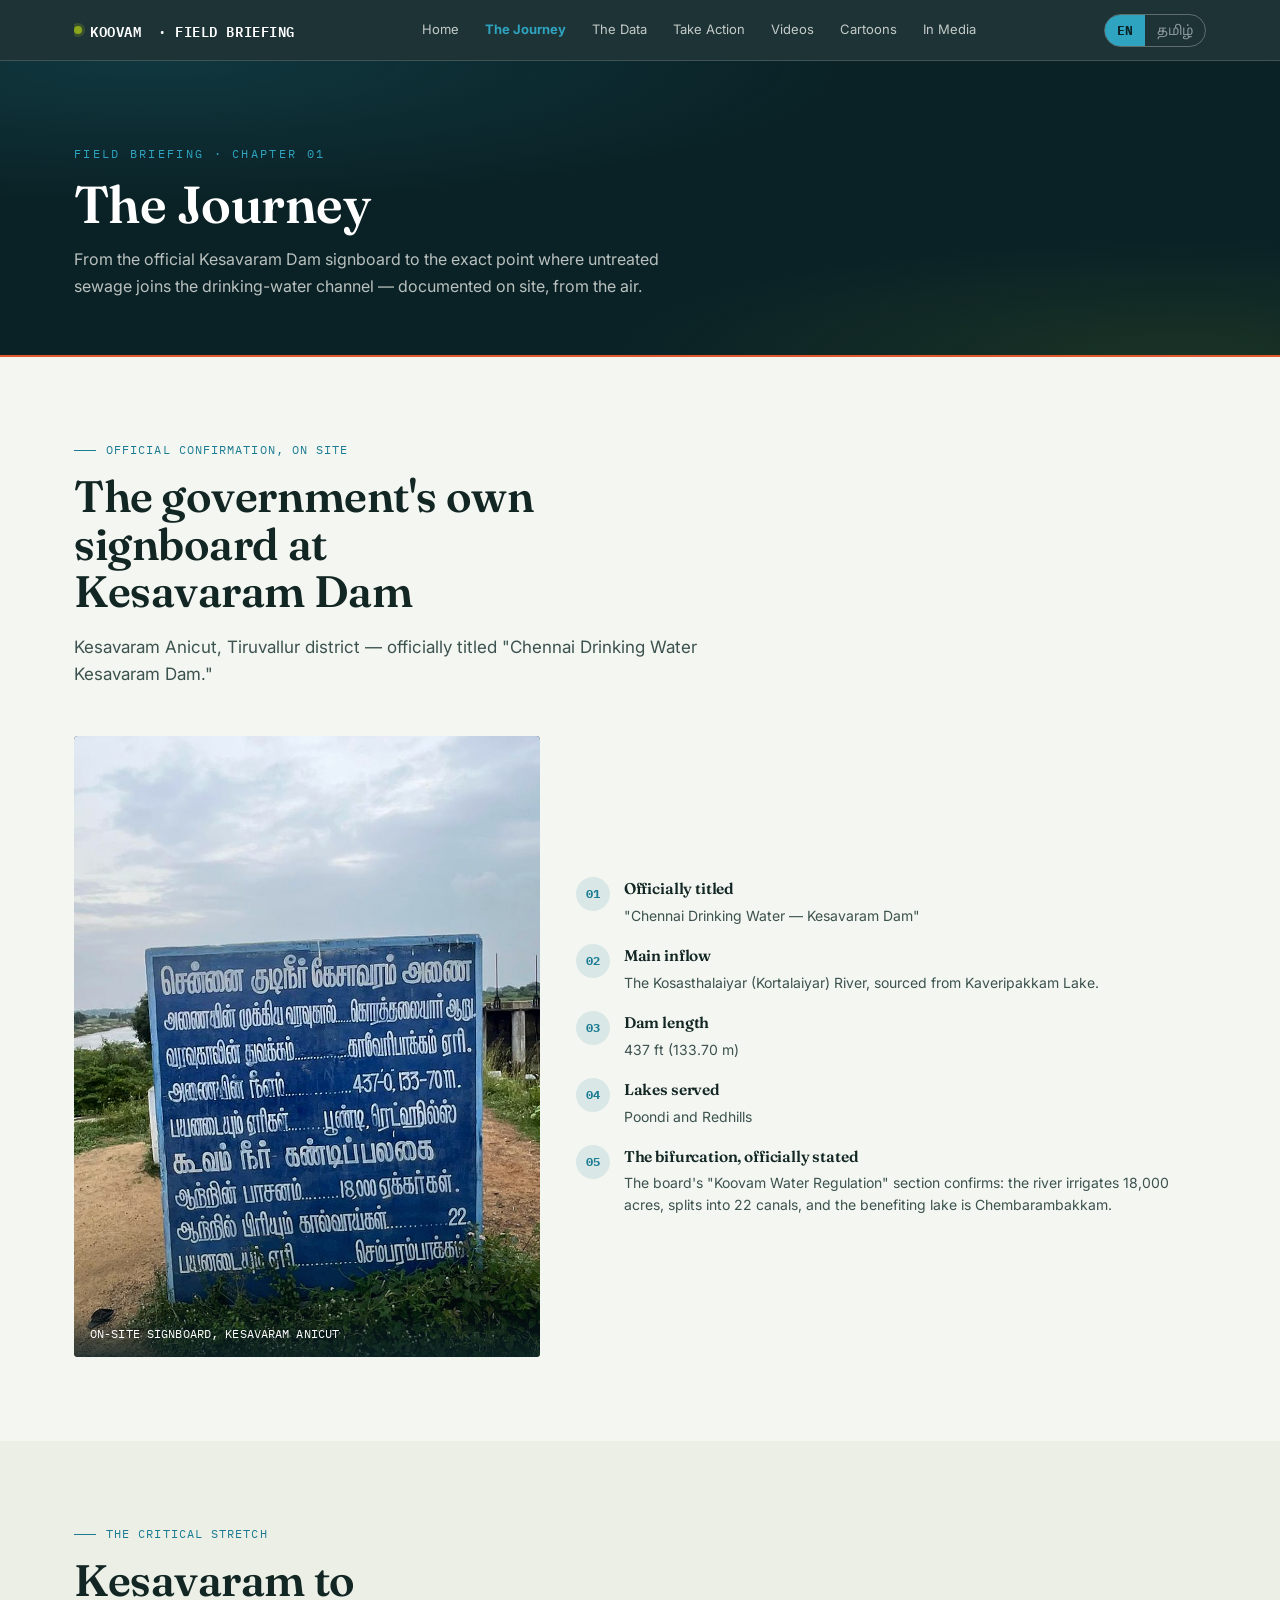
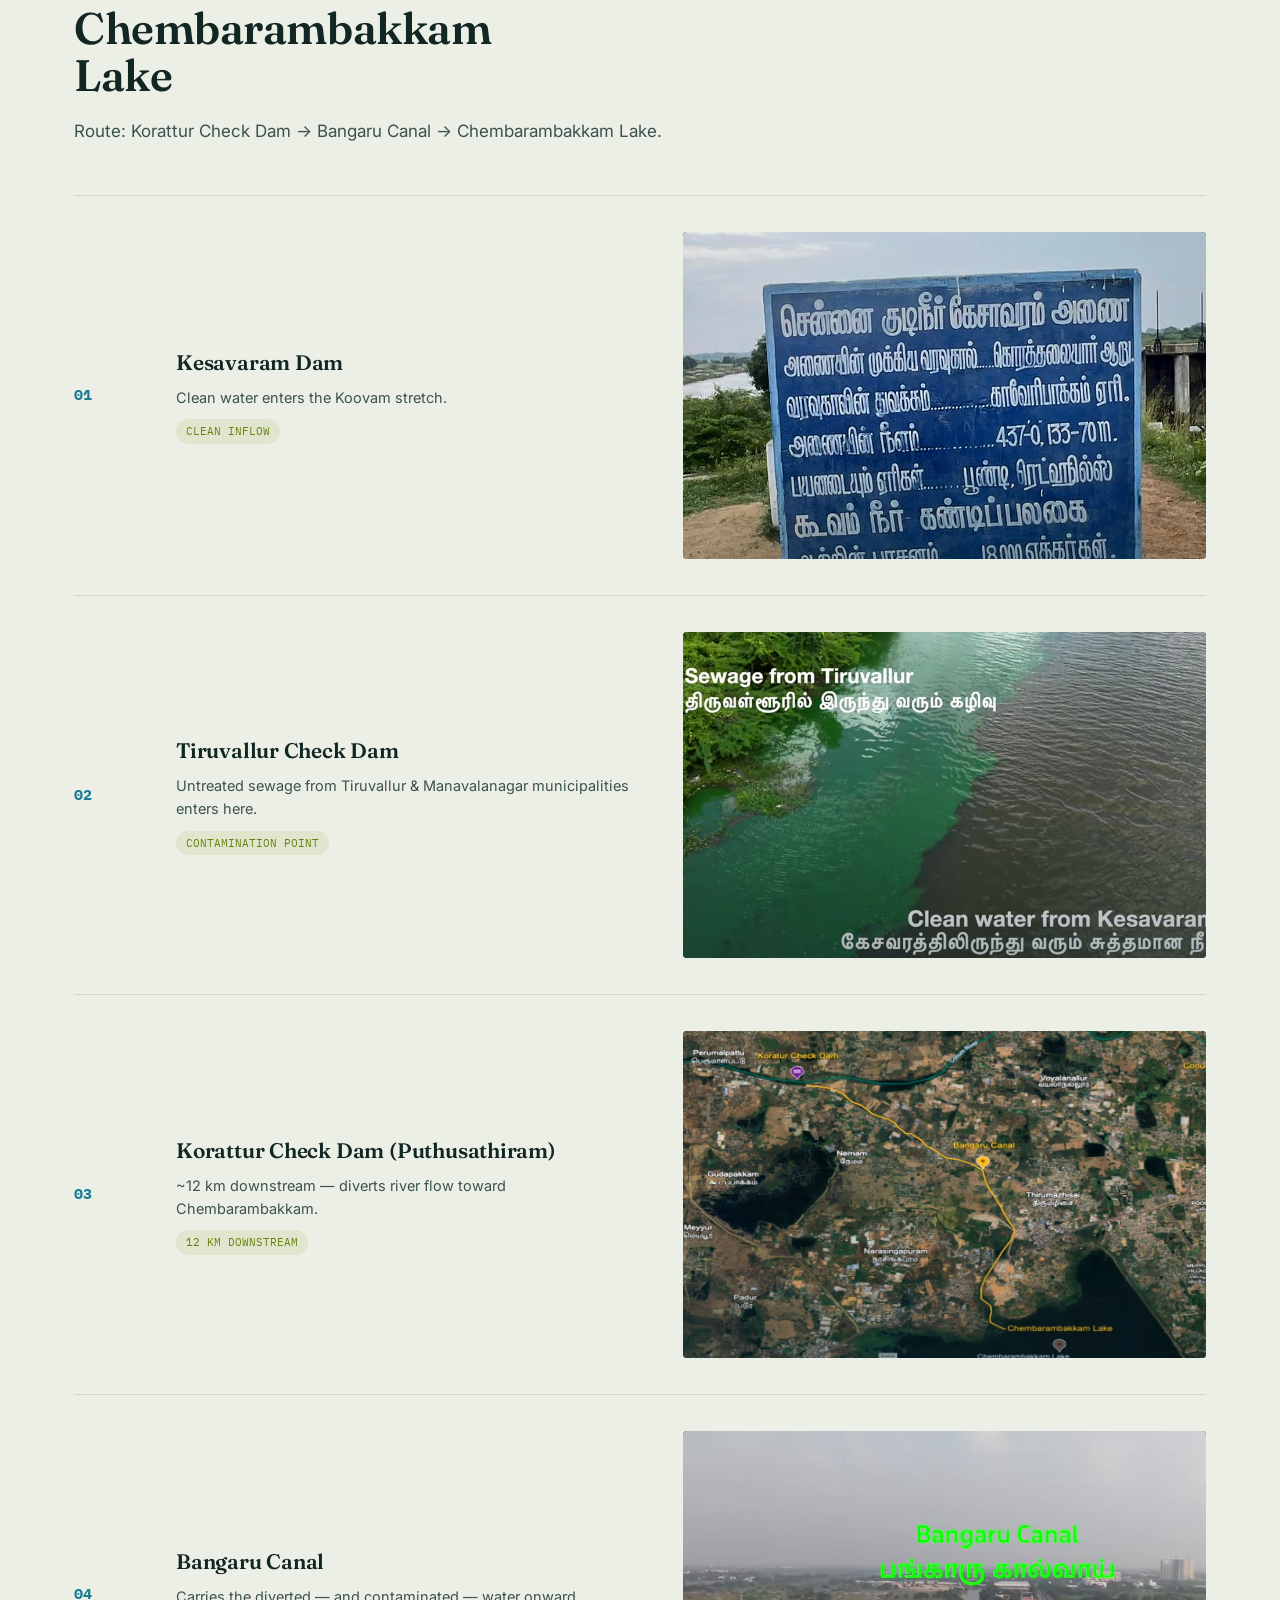
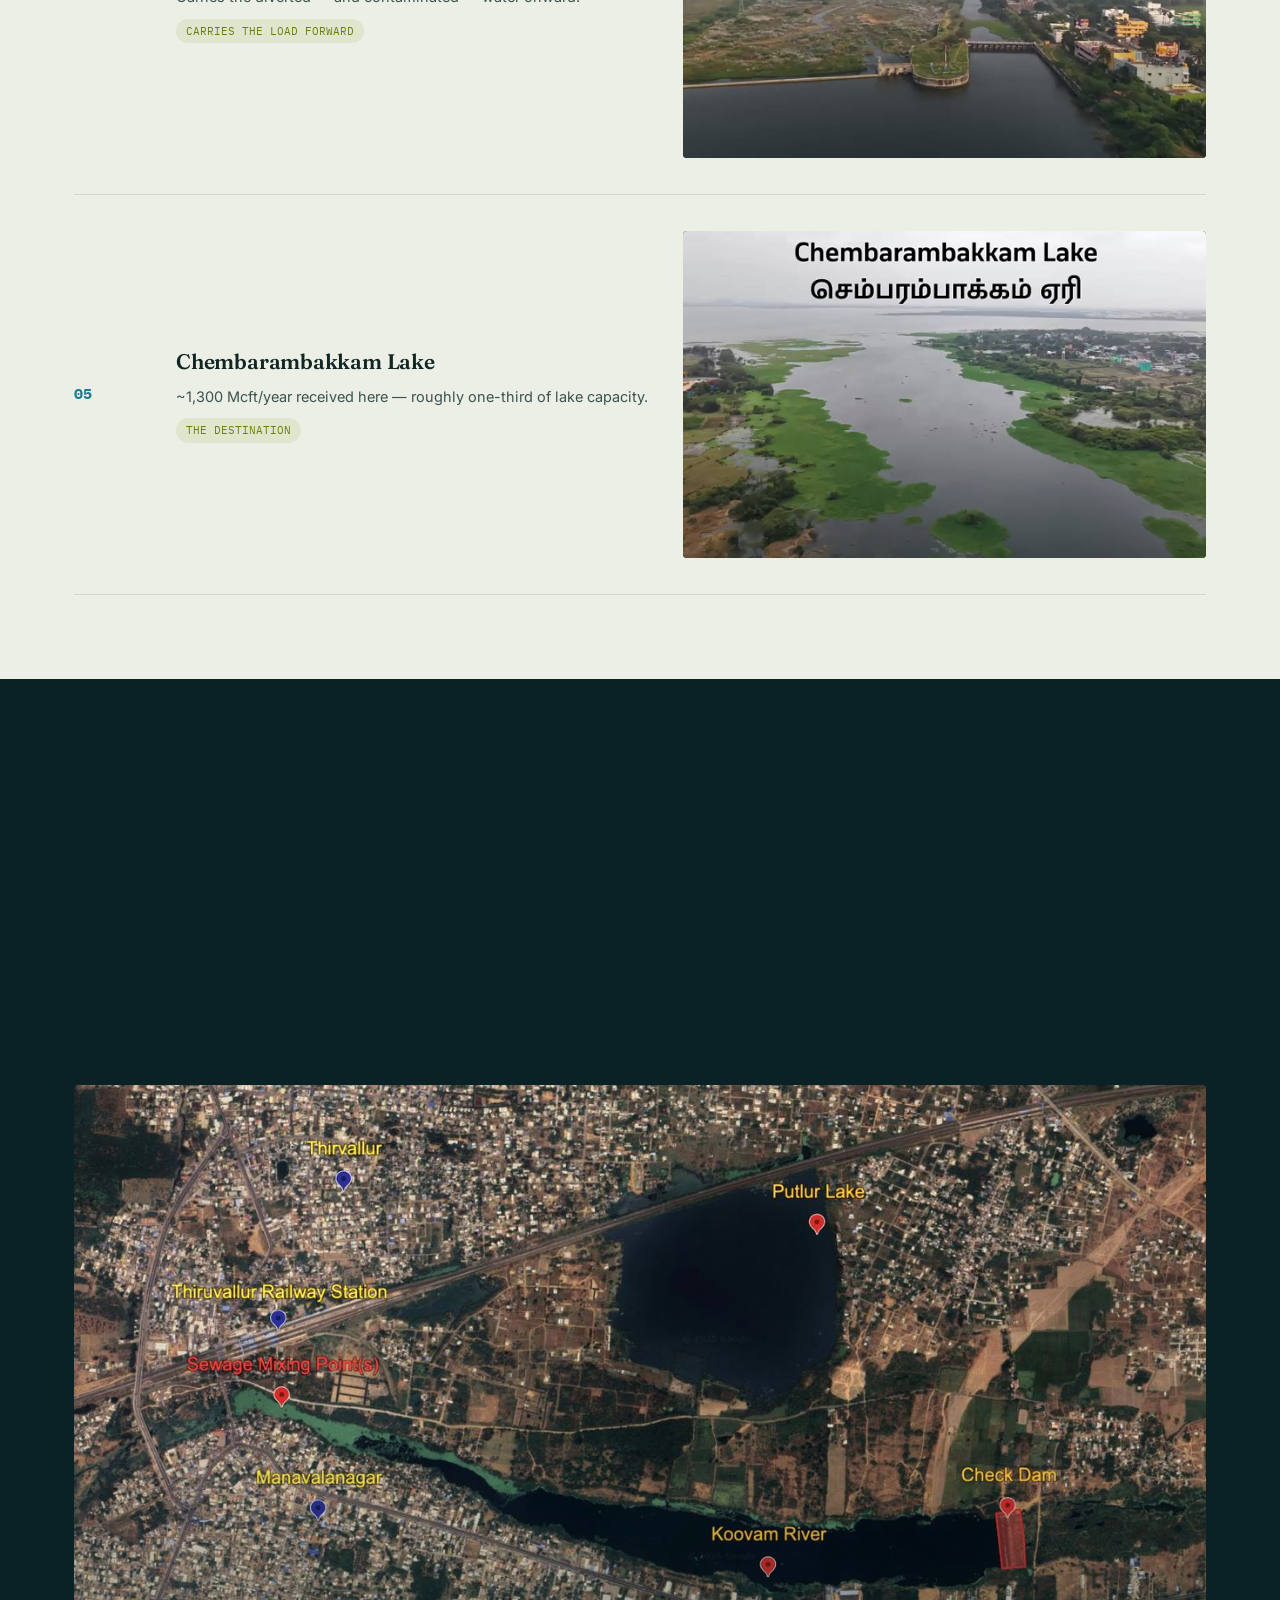
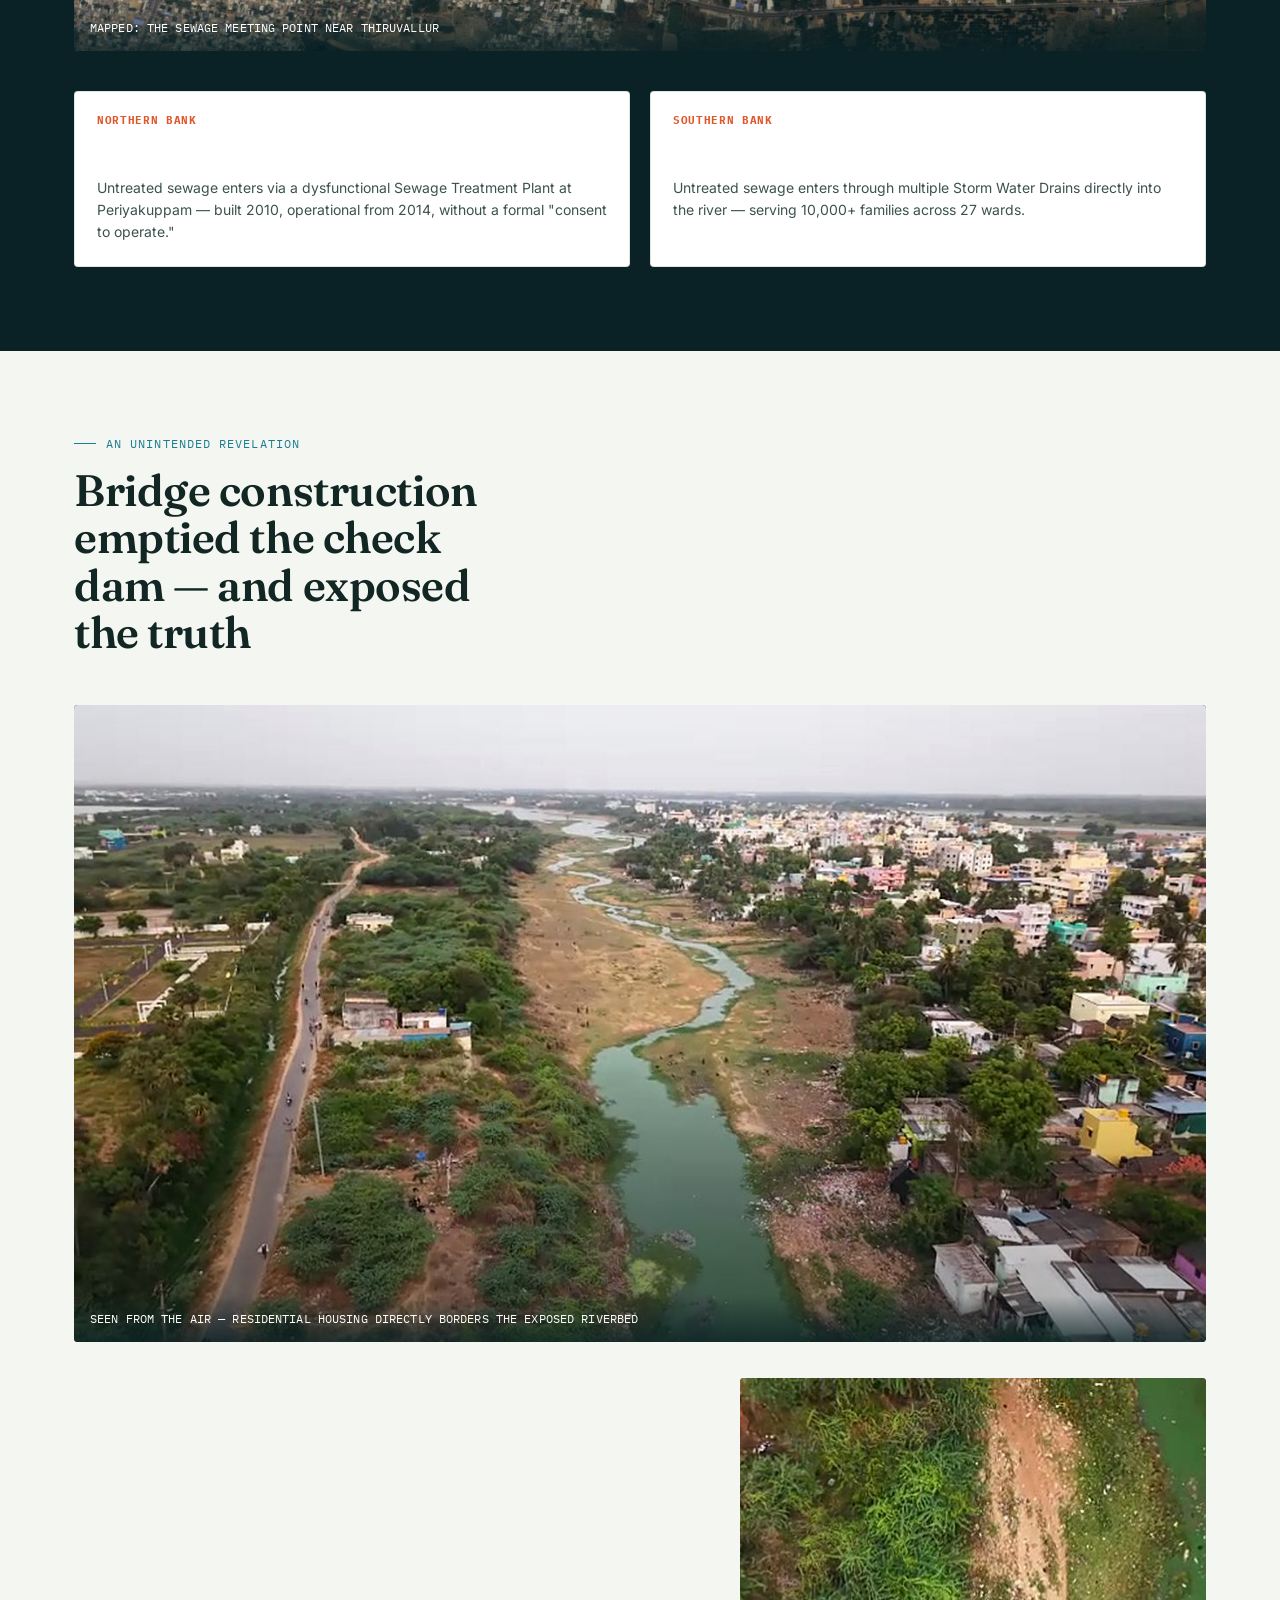
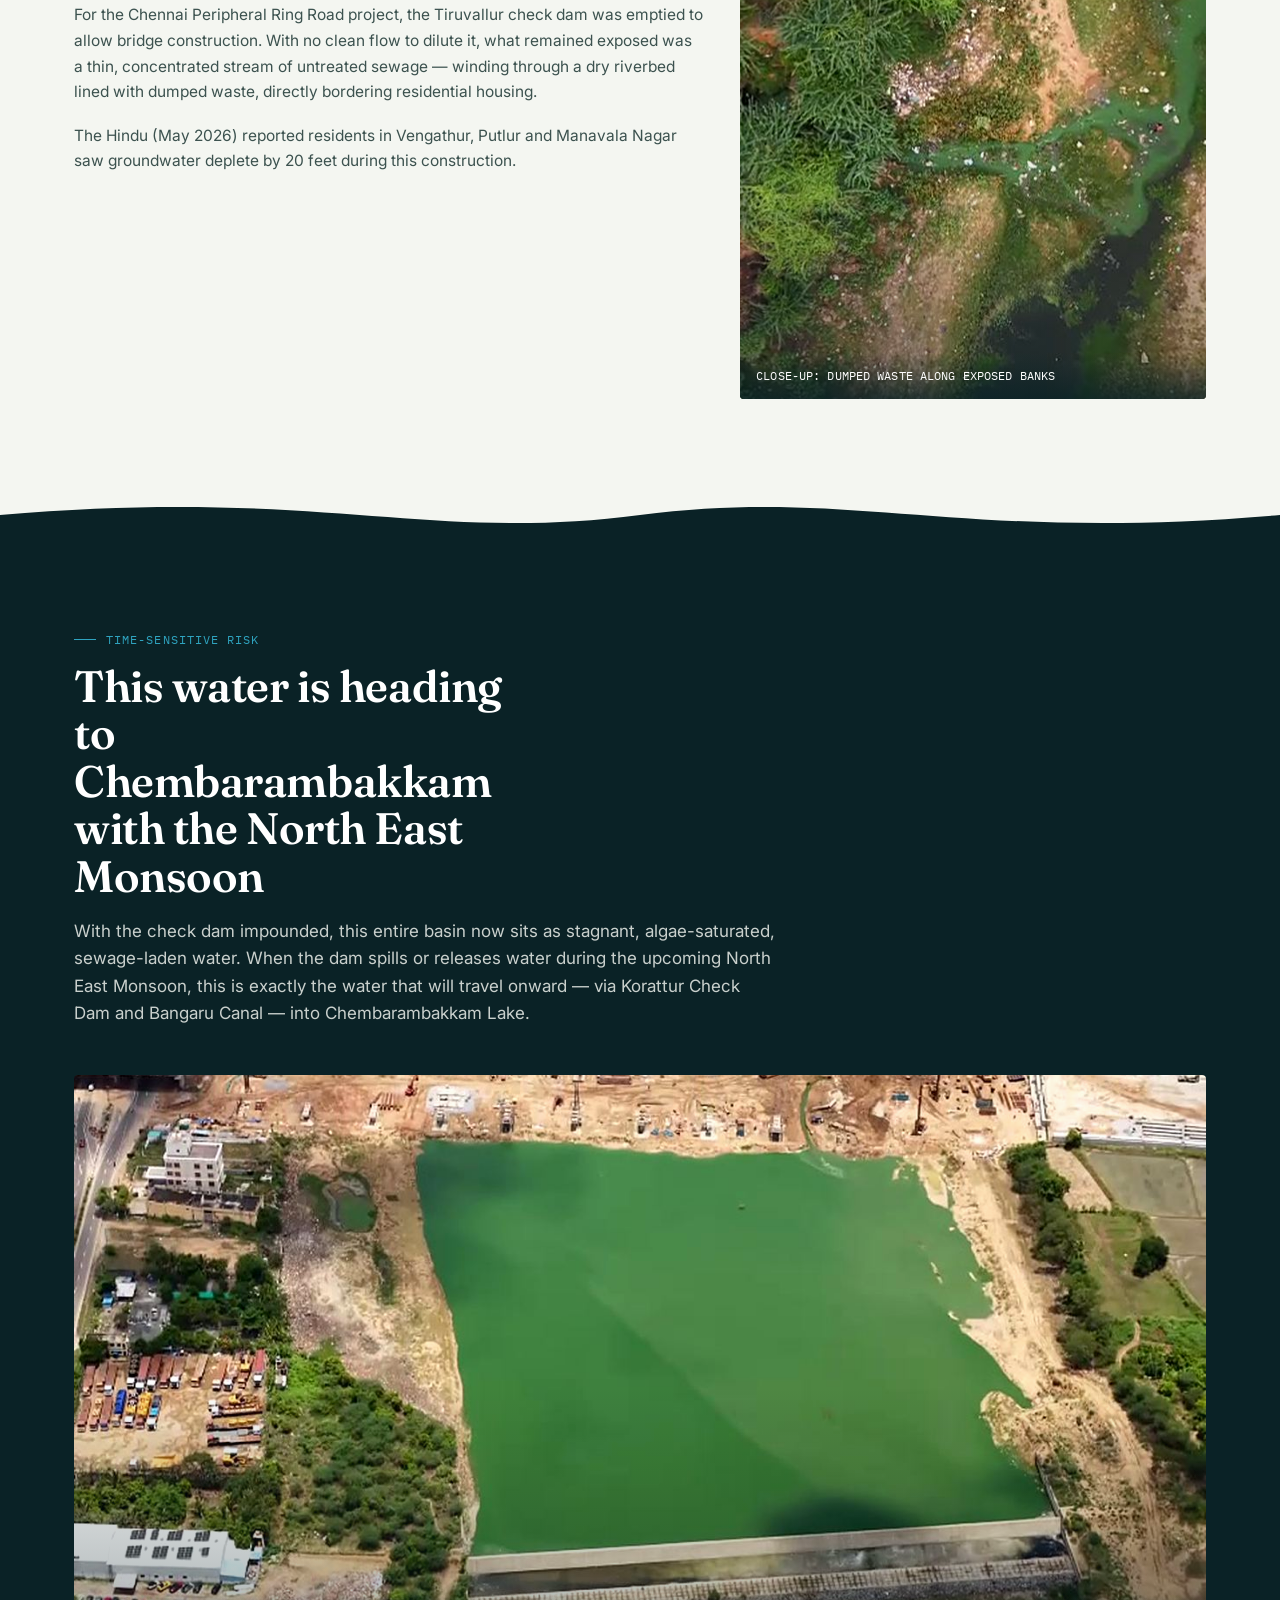
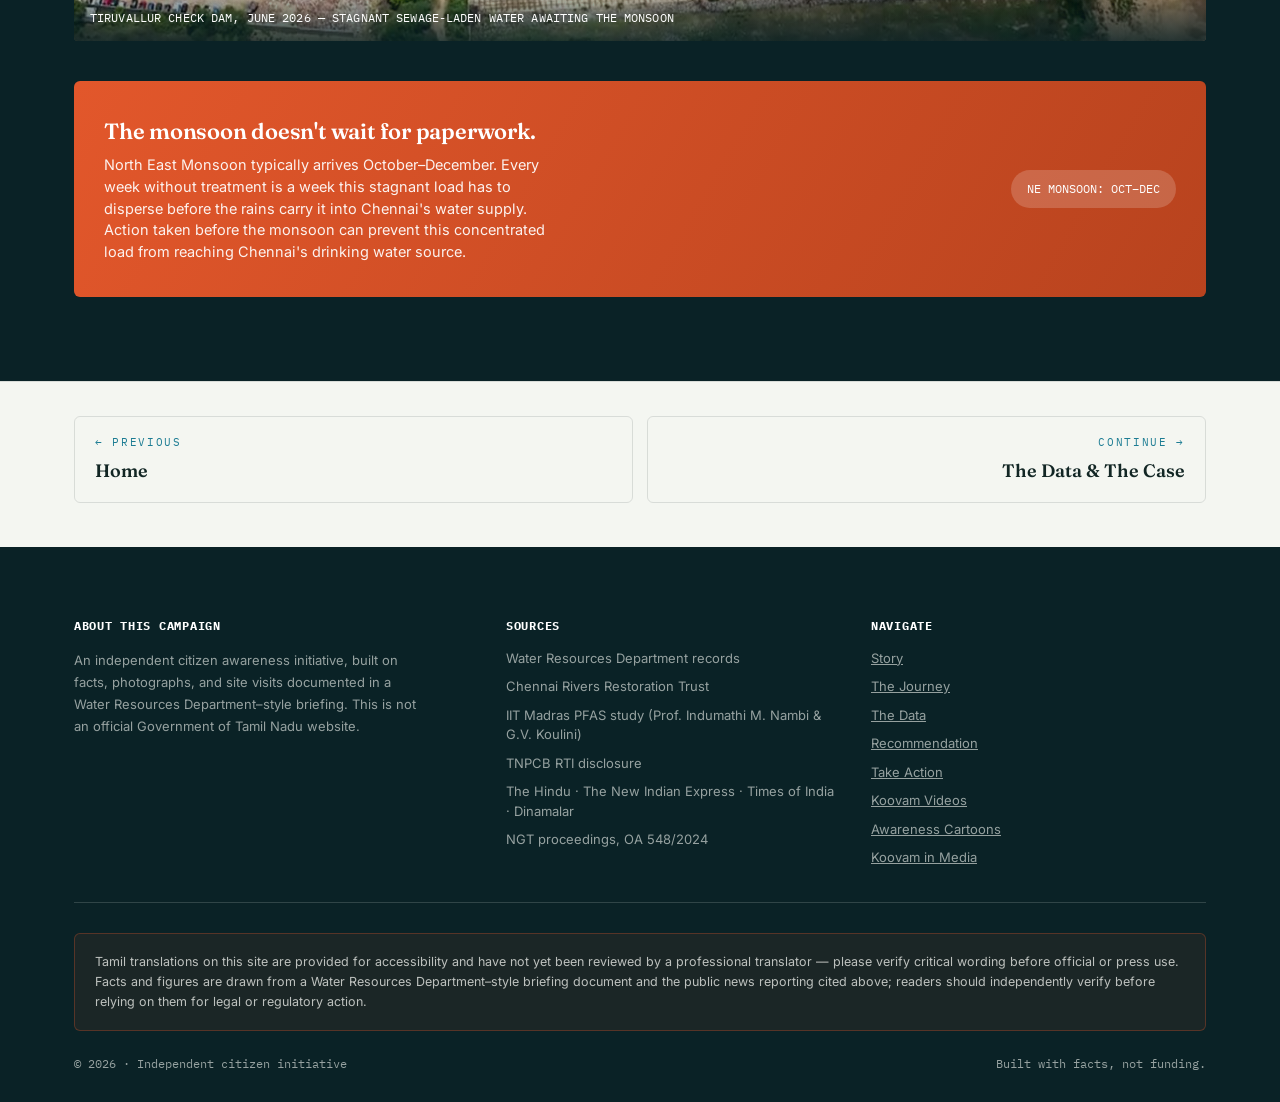
<file: journey.html>
<!DOCTYPE html>
<html lang="en">
<head>
<meta charset="UTF-8">
<meta name="viewport" content="width=device-width, initial-scale=1.0">
<title>The Journey — Protecting the Koovam</title>
<meta name="description" content="Follow the Koovam from Kesavaram Dam to the contamination point at Tiruvallur Check Dam.">
<link rel="stylesheet" href="assets/styles.css">
</head>
<body>

<nav class="nav">
  <div class="nav-inner">
    <a href="index.html" style="text-decoration:none;"><div class="brand"><span class="dot"></span><span lang="en">KOOVAM</span><span lang="ta">கூவம்</span><span class="full-tag" lang="en">&nbsp;·&nbsp;FIELD BRIEFING</span><span class="full-tag" lang="ta">&nbsp;·&nbsp;களப் பணி அறிக்கை</span></div></a>
    <div class="nav-links">
      <a href="index.html"><span lang="en">Home</span><span lang="ta">முகப்பு</span></a>
      <a href="journey.html" class="active"><span lang="en">The Journey</span><span lang="ta">பயணம்</span></a>
      <a href="data.html"><span lang="en">The Data</span><span lang="ta">தரவு</span></a>
      <a href="action.html"><span lang="en">Take Action</span><span lang="ta">செயல்படுங்கள்</span></a>
      <a href="videos.html"><span lang="en">Videos</span><span lang="ta">காணொளிகள்</span></a>
      <a href="cartoons.html"><span lang="en">Cartoons</span><span lang="ta">கார்ட்டூன்கள்</span></a>
      <a href="media.html"><span lang="en">In Media</span><span lang="ta">ஊடகங்களில்</span></a>
    </div>
    <div class="nav-right">
      <div class="lang-toggle">
        <button class="lang-btn-en" data-setlang="en">EN</button>
        <button class="lang-btn-ta" data-setlang="ta">தமிழ்</button>
      </div>
      <button class="burger" id="burgerBtn" aria-label="Menu"><span></span><span></span><span></span></button>
    </div>
  </div>
  <div class="mobile-menu" id="mobileMenu">
    <a href="index.html"><span lang="en">Home</span><span lang="ta">முகப்பு</span></a>
    <a href="journey.html" class="active"><span lang="en">The Journey</span><span lang="ta">பயணம்</span></a>
    <a href="data.html"><span lang="en">The Data</span><span lang="ta">தரவு</span></a>
    <a href="action.html"><span lang="en">Take Action</span><span lang="ta">செயல்படுங்கள்</span></a>
    <a href="videos.html"><span lang="en">Videos</span><span lang="ta">காணொளிகள்</span></a>
    <a href="cartoons.html"><span lang="en">Cartoons</span><span lang="ta">கார்ட்டூன்கள்</span></a>
    <a href="media.html"><span lang="en">In Media</span><span lang="ta">ஊடகங்களில்</span></a>
  </div>
</nav>

<header class="page-head">
  <div class="wrap">
    <div class="crumb"><span lang="en">FIELD BRIEFING · CHAPTER 01</span><span lang="ta">களப் பணி அறிக்கை · அத்தியாயம் 01</span></div>
    <div class="head-row">
      <div>
        <h1><span lang="en">The Journey</span><span lang="ta">பயணம்</span></h1>
        <p class="lede"><span lang="en">From the official Kesavaram Dam signboard to the exact point where untreated sewage joins the drinking-water channel — documented on site, from the air.</span><span lang="ta">அதிகாரப்பூர்வ கேசவரம் அணை பலகையிலிருந்து, சுத்திகரிக்கப்படாத கழிவுநீர் குடிநீர் கால்வாயில் கலக்கும் சரியான இடம் வரை — களத்திலும் வானிலிருந்தும் ஆவணப்படுத்தப்பட்டது.</span></p>
      </div>
      
    </div>
  </div>
</header>

<section id="evidence">
  <div class="wrap">
    <div class="section-head reveal">
      <div class="kicker"><span lang="en">Official confirmation, on site</span><span lang="ta">இடத்திலேயே அரசு உறுதிப்படுத்தல்</span></div>
      <h2 class="title"><span lang="en">The government's own signboard at Kesavaram Dam</span><span lang="ta">கேசவரம் அணையில் உள்ள அரசு பலகையே சான்று</span></h2>
      <p class="section-lede"><span lang="en">Kesavaram Anicut, Tiruvallur district — officially titled "Chennai Drinking Water Kesavaram Dam."</span><span lang="ta">கேசவரம் ஆனிகட், திருவள்ளூர் மாவட்டம் — "சென்னை குடிநீர் கேசவரம் அணை" என அதிகாரப்பூர்வமாகப் பெயரிடப்பட்டுள்ளது.</span></p>
    </div>
    <div class="split reveal">
      <div class="photo"><img src="assets/img/koovam-signboard.jpg" loading="lazy" alt="Government signboard at Kesavaram Anicut reading Chennai Drinking Water Kesavaram Dam, in Tamil"><div class="cap"><span lang="en">ON-SITE SIGNBOARD, KESAVARAM ANICUT</span><span lang="ta">இடத்தில் உள்ள பலகை, கேசவரம் ஆனிகட்</span></div></div>
      <div class="split-list">
        <div class="item"><div class="ico">01</div><div><h4><span lang="en">Officially titled</span><span lang="ta">அதிகாரப்பூர்வப் பெயர்</span></h4><p><span lang="en">"Chennai Drinking Water — Kesavaram Dam"</span><span lang="ta">"சென்னை குடிநீர் — கேசவரம் அணை"</span></p></div></div>
        <div class="item"><div class="ico">02</div><div><h4><span lang="en">Main inflow</span><span lang="ta">முதன்மை நீர்வரத்து</span></h4><p><span lang="en">The Kosasthalaiyar (Kortalaiyar) River, sourced from Kaveripakkam Lake.</span><span lang="ta">காவேரிப்பாக்கம் ஏரியிலிருந்து தொடங்கும் கொசஸ்தலையாறு (கொர்ட்டலையாறு).</span></p></div></div>
        <div class="item"><div class="ico">03</div><div><h4><span lang="en">Dam length</span><span lang="ta">அணையின் நீளம்</span></h4><p><span lang="en">437 ft (133.70 m)</span><span lang="ta">437 அடி (133.70 மீ)</span></p></div></div>
        <div class="item"><div class="ico">04</div><div><h4><span lang="en">Lakes served</span><span lang="ta">பயனடையும் ஏரிகள்</span></h4><p><span lang="en">Poondi and Redhills</span><span lang="ta">பூண்டி மற்றும் ரெட்ஹில்ஸ்</span></p></div></div>
        <div class="item"><div class="ico">05</div><div><h4><span lang="en">The bifurcation, officially stated</span><span lang="ta">பிரிவு — அதிகாரப்பூர்வமாகக் குறிப்பிடப்பட்டுள்ளது</span></h4><p><span lang="en">The board's "Koovam Water Regulation" section confirms: the river irrigates 18,000 acres, splits into 22 canals, and the benefiting lake is Chembarambakkam.</span><span lang="ta">பலகையின் "கூவம் நீர் கண்டிப்பு" பிரிவு உறுதிப்படுத்துகிறது: இந்த ஆறு 18,000 ஏக்கருக்கு பாசனம் அளிக்கிறது, 22 கால்வாய்களாகப் பிரிகிறது, பயனடையும் ஏரி செம்பரம்பாக்கம்.</span></p></div></div>
      </div>
    </div>
  </div>
</section>

<!-- ============ THE CRITICAL STRETCH — JOURNEY ============ -->

<section id="journey" class="section-mid">
  <div class="wrap">
    <div class="section-head reveal">
      <div class="kicker"><span lang="en">The critical stretch</span><span lang="ta">மிக முக்கியமான பகுதி</span></div>
      <h2 class="title"><span lang="en">Kesavaram to Chembarambakkam Lake</span><span lang="ta">கேசவரம் முதல் செம்பரம்பாக்கம் ஏரி வரை</span></h2>
      <p class="section-lede"><span lang="en">Route: Korattur Check Dam → Bangaru Canal → Chembarambakkam Lake.</span><span lang="ta">பாதை: கோரட்டூர் தடுப்பணை → பங்காரு கால்வாய் → செம்பரம்பாக்கம் ஏரி.</span></p>
    </div>
    <div class="journey">
      <div class="jstep reveal">
        <div class="jnum">01</div>
        <div class="jtext">
          <h4><span lang="en">Kesavaram Dam</span><span lang="ta">கேசவரம் அணை</span></h4>
          <p><span lang="en">Clean water enters the Koovam stretch.</span><span lang="ta">தூய்மையான நீர் கூவம் பகுதியில் நுழைகிறது.</span></p>
          <span class="jtag"><span lang="en">CLEAN INFLOW</span><span lang="ta">தூய்மையான நீர்வரத்து</span></span>
        </div>
        <div class="photo jphoto"><img src="assets/img/koovam-signboard.jpg" loading="lazy" alt="Kesavaram Dam signboard"></div>
      </div>
      <div class="jstep reveal">
        <div class="jnum">02</div>
        <div class="jtext">
          <h4><span lang="en">Tiruvallur Check Dam</span><span lang="ta">திருவள்ளூர் தடுப்பணை</span></h4>
          <p><span lang="en">Untreated sewage from Tiruvallur & Manavalanagar municipalities enters here.</span><span lang="ta">திருவள்ளூர் மற்றும் மாணவாலநகர் நகராட்சிகளிலிருந்து சுத்திகரிக்கப்படாத கழிவுநீர் இங்கு கலக்கிறது.</span></p>
          <span class="jtag"><span lang="en">CONTAMINATION POINT</span><span lang="ta">மாசு கலக்கும் இடம்</span></span>
        </div>
        <div class="photo jphoto"><img src="assets/img/koovam-signature_split.jpg" loading="lazy" alt="Sewage meeting clean water at Tiruvallur Check Dam"></div>
      </div>
      <div class="jstep reveal">
        <div class="jnum">03</div>
        <div class="jtext">
          <h4><span lang="en">Korattur Check Dam (Puthusathiram)</span><span lang="ta">கோரட்டூர் தடுப்பணை (புதுசத்திரம்)</span></h4>
          <p><span lang="en">~12 km downstream — diverts river flow toward Chembarambakkam.</span><span lang="ta">~12 கிமீ கீழ்நோக்கி — ஆற்றின் ஓட்டத்தை செம்பரம்பாக்கம் நோக்கி திருப்புகிறது.</span></p>
          <span class="jtag"><span lang="en">12 KM DOWNSTREAM</span><span lang="ta">12 கிமீ கீழ்நோக்கி</span></span>
        </div>
        <div class="photo jphoto"><img src="assets/img/koovam-map_route.jpg" loading="lazy" alt="Map showing route from Korattur Check Dam via Bangaru Canal to Chembarambakkam Lake"></div>
      </div>
      <div class="jstep reveal">
        <div class="jnum">04</div>
        <div class="jtext">
          <h4><span lang="en">Bangaru Canal</span><span lang="ta">பங்காரு கால்வாய்</span></h4>
          <p><span lang="en">Carries the diverted — and contaminated — water onward.</span><span lang="ta">திருப்பப்பட்ட — மற்றும் மாசுபட்ட — நீரை மேலும் கொண்டு செல்கிறது.</span></p>
          <span class="jtag"><span lang="en">CARRIES THE LOAD FORWARD</span><span lang="ta">சுமையை முன்னே கொண்டு செல்கிறது</span></span>
        </div>
        <div class="photo jphoto"><img src="assets/img/koovam-bangaru_canal.jpg" loading="lazy" alt="Aerial view of Bangaru Canal"></div>
      </div>
      <div class="jstep reveal">
        <div class="jnum">05</div>
        <div class="jtext">
          <h4><span lang="en">Chembarambakkam Lake</span><span lang="ta">செம்பரம்பாக்கம் ஏரி</span></h4>
          <p><span lang="en">~1,300 Mcft/year received here — roughly one-third of lake capacity.</span><span lang="ta">ஆண்டுதோறும் ~1,300 மில்லியன் கன அடி நீர் இங்கு வந்து சேருகிறது — ஏரியின் கொள்ளளவில் தோராயமாக மூன்றில் ஒரு பங்கு.</span></p>
          <span class="jtag"><span lang="en">THE DESTINATION</span><span lang="ta">இறுதி இலக்கு</span></span>
        </div>
        <div class="photo jphoto"><img src="assets/img/koovam-chembarambakkam.jpg" loading="lazy" alt="Aerial view of Chembarambakkam Lake"></div>
      </div>
    </div>
  </div>
</section>

<!-- ============ CONTAMINATION POINT ============ -->

<section class="section-dark">
  <div class="wrap">
    <div class="section-head reveal">
      <div class="kicker"><span lang="en">The contamination point</span><span lang="ta">மாசு கலக்கும் புள்ளி</span></div>
      <h2 class="title"><span lang="en">Two untreated sewage streams converge at Tiruvallur Check Dam</span><span lang="ta">திருவள்ளூர் தடுப்பணையில் சுத்திகரிக்கப்படாத இரு கழிவுநீர் ஓடைகள் சங்கமிக்கின்றன</span></h2>
      <p class="section-lede"><span lang="en">27 wards of Manavalanagar discharge sewage directly into the river. The Tiruvallur STP at Periyakuppam, designed for 6.2 MLD, is failing to properly treat even its current 5.5 MLD inflow.</span><span lang="ta">மாணவாலநகரின் 27 வார்டுகள் நேரடியாக ஆற்றில் கழிவுநீரை வெளியேற்றுகின்றன. பெரியகுப்பத்தில் உள்ள திருவள்ளூர் கழிவுநீர் சுத்திகரிப்பு நிலையம், 6.2 MLD திறனுக்காக வடிவமைக்கப்பட்டிருந்தும், தற்போதைய 5.5 MLD நீர்வரத்தையே முறையாக சுத்திகரிக்கத் தவறுகிறது.</span></p>
    </div>
    <div class="photo reveal" style="aspect-ratio:16/8; border-radius:4px; margin-bottom:8px;"><img src="assets/img/koovam-map_sewage.jpg" loading="lazy" alt="Map showing sewage meeting point near Thiruvallur and the Koovam River"><div class="cap"><span lang="en">MAPPED: THE SEWAGE MEETING POINT NEAR THIRUVALLUR</span><span lang="ta">வரைபடம்: திருவள்ளூர் அருகே கழிவுநீர் சங்கமிக்கும் புள்ளி</span></div></div>
    <div class="contam-grid">
      <div class="bank-card reveal">
        <div class="bank-head">
          <div class="bank-label"><span lang="en">Northern Bank</span><span lang="ta">வடக்குக் கரை</span></div>
          <h4><span lang="en">Tiruvallur Municipality</span><span lang="ta">திருவள்ளூர் நகராட்சி</span></h4>
        </div>
        <p><span lang="en">Untreated sewage enters via a dysfunctional Sewage Treatment Plant at Periyakuppam — built 2010, operational from 2014, without a formal "consent to operate."</span><span lang="ta">பெரியகுப்பத்தில் உள்ள செயலிழந்த கழிவுநீர் சுத்திகரிப்பு நிலையம் வழியாக சுத்திகரிக்கப்படாத கழிவுநீர் நுழைகிறது — 2010ல் கட்டப்பட்டு, 2014 முதல் இயங்கினாலும், அதற்கான அதிகாரப்பூர்வ "இயக்க அனுமதி" இல்லை.</span></p>
      </div>
      <div class="bank-card reveal">
        <div class="bank-head">
          <div class="bank-label"><span lang="en">Southern Bank</span><span lang="ta">தெற்குக் கரை</span></div>
          <h4><span lang="en">Manavalanagar Municipality</span><span lang="ta">மாணவாலநகர் நகராட்சி</span></h4>
        </div>
        <p><span lang="en">Untreated sewage enters through multiple Storm Water Drains directly into the river — serving 10,000+ families across 27 wards.</span><span lang="ta">பல மழைநீர் வடிகால்கள் வழியாக சுத்திகரிக்கப்படாத கழிவுநீர் நேரடியாக ஆற்றில் கலக்கிறது — 27 வார்டுகளில் 10,000+ குடும்பங்களைச் சேவை செய்யும் பகுதியில்.</span></p>
      </div>
    </div>
  </div>
</section>

<!-- ============ UNINTENDED REVELATION ============ -->

<section>
  <div class="wrap">
    <div class="section-head reveal">
      <div class="kicker"><span lang="en">An unintended revelation</span><span lang="ta">எதிர்பாராத வெளிப்பாடு</span></div>
      <h2 class="title"><span lang="en">Bridge construction emptied the check dam — and exposed the truth</span><span lang="ta">பாலம் கட்டும் பணி தடுப்பணையை காலி செய்தது — உண்மையை வெளிப்படுத்தியது</span></h2>
    </div>
    <div class="grid3 reveal" style="grid-template-columns:1fr; gap:16px;">
      <div class="photo" style="aspect-ratio:16/9; border-radius:4px;"><img src="assets/img/koovam-riverbed_wide.jpg" loading="lazy" alt="Aerial view of exposed dry riverbed near residential housing after check dam was emptied"><div class="cap"><span lang="en">SEEN FROM THE AIR — RESIDENTIAL HOUSING DIRECTLY BORDERS THE EXPOSED RIVERBED</span><span lang="ta">வானிலிருந்து — வெளிப்பட்ட ஆற்றுப் படுகையை ஒட்டியே குடியிருப்புகள்</span></div></div>
    </div>
    <div class="split reveal" style="margin-top:36px; grid-template-columns:1.15fr 0.85fr;">
      <div class="split-list">
        <div class="item"><div><p style="font-size:15.5px; color:var(--ink-soft); line-height:1.65;"><span lang="en">For the Chennai Peripheral Ring Road project, the Tiruvallur check dam was emptied to allow bridge construction. With no clean flow to dilute it, what remained exposed was a thin, concentrated stream of untreated sewage — winding through a dry riverbed lined with dumped waste, directly bordering residential housing.</span><span lang="ta">சென்னை புறவட்டச் சாலைத் திட்டத்திற்காக, பாலம் கட்டும் பணிக்கு இடமளிக்க திருவள்ளூர் தடுப்பணை காலி செய்யப்பட்டது. நீர்த்துப் போக தூய்மையான நீரோட்டம் இல்லாததால், குப்பைகள் நிறைந்த வறண்ட ஆற்றுப் படுகையில், குடியிருப்புகளை ஒட்டி, செறிவூட்டப்பட்ட சுத்திகரிக்கப்படாத கழிவுநீர் ஓடை மட்டுமே வெளிப்பட்டது.</span></p></div></div>
        <div class="item"><div><p style="font-size:15.5px; color:var(--ink-soft); line-height:1.65;"><span lang="en">The Hindu (May 2026) reported residents in Vengathur, Putlur and Manavala Nagar saw groundwater deplete by 20 feet during this construction.</span><span lang="ta">இந்த பணியின் போது வெங்காத்தூர், புட்லூர் மற்றும் மாணவாலநகர் மக்களின் நிலத்தடி நீர் மட்டம் 20 அடி வரை குறைந்ததாக தி இந்து (மே 2026) செய்தி வெளியிட்டது.</span></p></div></div>
      </div>
      <div class="photo" style="aspect-ratio:3/4; border-radius:4px;"><img src="assets/img/koovam-riverbed_close.jpg" loading="lazy" alt="Close-up aerial view of concentrated sewage flow with dumped waste"><div class="cap"><span lang="en">CLOSE-UP: DUMPED WASTE ALONG EXPOSED BANKS</span><span lang="ta">அருகில்: வெளிப்பட்ட கரையோரங்களில் குப்பைகள்</span></div></div>
    </div>
  </div>
</section>

<div class="divider" aria-hidden="true"><svg viewBox="0 0 1200 64" preserveAspectRatio="none"><path d="M0,32 C300,4 400,60 600,32 C800,4 900,60 1200,32 L1200,64 L0,64 Z" fill="var(--ink-deep)"/></svg></div>

<!-- ============ TIME-SENSITIVE RISK ============ -->

<section class="section-dark">
  <div class="wrap">
    <div class="section-head reveal">
      <div class="kicker"><span lang="en">Time-sensitive risk</span><span lang="ta">காலக் கட்டுப்பாடு கொண்ட ஆபத்து</span></div>
      <h2 class="title"><span lang="en">This water is heading to Chembarambakkam with the North East Monsoon</span><span lang="ta">வடகிழக்குப் பருவமழையுடன் இந்த நீர் செம்பரம்பாக்கத்தை நோக்கிச் செல்கிறது</span></h2>
      <p class="section-lede"><span lang="en">With the check dam impounded, this entire basin now sits as stagnant, algae-saturated, sewage-laden water. When the dam spills or releases water during the upcoming North East Monsoon, this is exactly the water that will travel onward — via Korattur Check Dam and Bangaru Canal — into Chembarambakkam Lake.</span><span lang="ta">தடுப்பணை தேக்கப்பட்டிருப்பதால், இந்த முழு படுகையும் இப்போது தேங்கிய, பாசி நிறைந்த, கழிவுநீர் நிறைந்த நீராக உள்ளது. வரவிருக்கும் வடகிழக்குப் பருவமழையின் போது அணை நிரம்பி வழியும் அல்லது நீர் திறக்கப்படும் போது, இதே நீர்தான் கோரட்டூர் தடுப்பணை மற்றும் பங்காரு கால்வாய் வழியாக செம்பரம்பாக்கம் ஏரிக்குள் பயணிக்கும்.</span></p>
    </div>
    <div class="photo reveal" style="aspect-ratio:16/8; border-radius:4px;"><img src="assets/img/koovam-stagnant_pond.jpg" loading="lazy" alt="Aerial view of stagnant algae-saturated impounded water at Tiruvallur Check Dam, June 2026"><div class="cap"><span lang="en">TIRUVALLUR CHECK DAM, JUNE 2026 — STAGNANT SEWAGE-LADEN WATER AWAITING THE MONSOON</span><span lang="ta">திருவள்ளூர் தடுப்பணை, ஜூன் 2026 — பருவமழைக்காகக் காத்திருக்கும் தேங்கிய கழிவுநீர்</span></div></div>
    <div class="urgency reveal">
      <div class="u-text">
        <h3><span lang="en">The monsoon doesn't wait for paperwork.</span><span lang="ta">பருவமழை காகிதப் பணிகளுக்காக காத்திருக்காது.</span></h3>
        <p><span lang="en">North East Monsoon typically arrives October–December. Every week without treatment is a week this stagnant load has to disperse before the rains carry it into Chennai's water supply. Action taken before the monsoon can prevent this concentrated load from reaching Chennai's drinking water source.</span><span lang="ta">வடகிழக்குப் பருவமழை பொதுவாக அக்டோபர்–டிசம்பர் மாதங்களில் வருகிறது. சுத்திகரிப்பு இல்லாத ஒவ்வொரு வாரமும், மழை இந்த சுமையை சென்னையின் நீர் விநியோகத்திற்குள் கொண்டு செல்வதற்கு முன் அது பரவுவதற்கான ஒரு வாரமாகும். பருவமழைக்கு முன் நடவடிக்கை எடுத்தால், இந்த செறிவான சுமை சென்னையின் குடிநீர் ஆதாரத்தை சென்றடைவதைத் தடுக்க முடியும்.</span></p>
      </div>
      <div class="u-badge"><span lang="en">NE MONSOON: OCT–DEC</span><span lang="ta">வடகிழக்கு பருவமழை: அக்.–டிச.</span></div>
    </div>
  </div>
</section>

<!-- ============ KEY DATA ============ -->
<div class="next-nav"><div class="wrap"><a class="next-link prev" href="index.html"><span class="nl-k"><span lang="en">← Previous</span><span lang="ta">← முந்தையது</span></span><span class="nl-t"><span lang="en">Home</span><span lang="ta">முகப்பு</span></span></a>
<a class="next-link next" href="data.html"><span class="nl-k"><span lang="en">Continue →</span><span lang="ta">தொடரவும் →</span></span><span class="nl-t"><span lang="en">The Data & The Case</span><span lang="ta">தரவு மற்றும் வழக்கு</span></span></a></div></div>

<footer>
  <div class="wrap">
    <div class="f-top">
      <div>
        <h5><span lang="en">About this campaign</span><span lang="ta">இந்த இயக்கம் பற்றி</span></h5>
        <p style="line-height:1.7; max-width:44ch;"><span lang="en">An independent citizen awareness initiative, built on facts, photographs, and site visits documented in a Water Resources Department–style briefing. This is not an official Government of Tamil Nadu website.</span><span lang="ta">நீர்வளத் துறை பாணி அறிக்கையில் ஆவணப்படுத்தப்பட்ட உண்மைகள், புகைப்படங்கள் மற்றும் இடப் பார்வைகளின் அடிப்படையில் உருவாக்கப்பட்ட ஒரு சுயேச்சையான குடிமக்கள் விழிப்புணர்வு முன்முயற்சி. இது தமிழ்நாடு அரசின் அதிகாரப்பூர்வ இணையதளம் அல்ல.</span></p>
      </div>
      <div>
        <h5><span lang="en">Sources</span><span lang="ta">மூலங்கள்</span></h5>
        <ul>
          <li>Water Resources Department records</li>
          <li>Chennai Rivers Restoration Trust</li>
          <li>IIT Madras PFAS study (Prof. Indumathi M. Nambi & G.V. Koulini)</li>
          <li>TNPCB RTI disclosure</li>
          <li>The Hindu · The New Indian Express · Times of India · Dinamalar</li>
          <li>NGT proceedings, OA 548/2024</li>
        </ul>
      </div>
      <div>
        <h5><span lang="en">Navigate</span><span lang="ta">வழிசெலுத்தல்</span></h5>
        <ul>
          <li><a href="index.html#stakes"><span lang="en">Story</span><span lang="ta">கதை</span></a></li>
          <li><a href="journey.html#journey"><span lang="en">The Journey</span><span lang="ta">பயணம்</span></a></li>
          <li><a href="data.html#data"><span lang="en">The Data</span><span lang="ta">தரவு</span></a></li>
          <li><a href="data.html#recommendation"><span lang="en">Recommendation</span><span lang="ta">பரிந்துரை</span></a></li>
          <li><a href="action.html#act"><span lang="en">Take Action</span><span lang="ta">செயல்படுங்கள்</span></a></li>
          <li><a href="videos.html"><span lang="en">Koovam Videos</span><span lang="ta">கூவம் காணொளிகள்</span></a></li>
          <li><a href="cartoons.html"><span lang="en">Awareness Cartoons</span><span lang="ta">விழிப்புணர்வு கார்ட்டூன்கள்</span></a></li>
          <li><a href="media.html"><span lang="en">Koovam in Media</span><span lang="ta">ஊடகங்களில் கூவம்</span></a></li>
        </ul>
      </div>
    </div>
    <div class="disclaimer">
      <span lang="en">Tamil translations on this site are provided for accessibility and have not yet been reviewed by a professional translator — please verify critical wording before official or press use. Facts and figures are drawn from a Water Resources Department–style briefing document and the public news reporting cited above; readers should independently verify before relying on them for legal or regulatory action.</span>
      <span lang="ta">இந்தத் தளத்தில் உள்ள தமிழ் மொழிபெயர்ப்புகள் அணுகல் நோக்கத்திற்காக வழங்கப்பட்டுள்ளன, இன்னும் ஒரு தொழில்முறை மொழிபெயர்ப்பாளரால் சரிபார்க்கப்படவில்லை — அதிகாரப்பூர்வ அல்லது பத்திரிக்கை பயன்பாட்டிற்கு முன் முக்கிய வார்த்தைகளை சரிபார்க்கவும். உண்மைகளும் புள்ளிவிவரங்களும் நீர்வளத் துறை பாணி அறிக்கை மற்றும் மேற்கண்ட பொது செய்தி அறிக்கைகளிலிருந்து பெறப்பட்டவை; சட்ட நடவடிக்கைக்கு நம்பியிருப்பதற்கு முன் வாசகர்கள் சுயாதீனமாக சரிபார்க்க வேண்டும்.</span>
    </div>
    <div class="f-bottom">
      <span>© 2026 · <span lang="en">Independent citizen initiative</span><span lang="ta">சுயேச்சையான குடிமக்கள் முன்முயற்சி</span></span>
      <span><span lang="en">Built with facts, not funding.</span><span lang="ta">நிதியுதவியால் அல்ல, உண்மைகளால் கட்டப்பட்டது.</span></span>
    </div>
  </div>
</footer>


<div class="toast" id="toast"></div>

<script src="assets/config.js"></script>
<script src="assets/site.js"></script>
</body>
</html>
</file>
<file: assets/styles.css>
@import url('https://fonts.googleapis.com/css2?family=Fraunces:opsz,wght@9..144,300;9..144,500;9..144,600;9..144,700;9..144,900&family=Inter:wght@400;500;600;700;800&family=IBM+Plex+Mono:wght@400;500;600&family=Noto+Sans+Tamil:wght@400;500;600;700;800&family=Noto+Serif+Tamil:wght@500;600;700;800&display=swap');

:root{
  --ink-deep:#0A2226;
  --blue:#1C7C93;
  --blue-bright:#2FA4C0;
  --algae:#8CA61C;
  --algae-dark:#69800F;
  --paper:#F4F6F1;
  --paper-2:#ECEFE6;
  --ink:#122624;
  --ink-soft:#3C524F;
  --alarm:#E2572B;
  --white:#FFFFFF;
  --line:rgba(18,38,36,0.12);
  --line-dark:rgba(244,246,241,0.16);

  --f-display:'Fraunces', 'Noto Serif Tamil', Georgia, serif;
  --f-body:'Inter', 'Noto Sans Tamil', -apple-system, sans-serif;
  --f-mono:'IBM Plex Mono', 'Noto Sans Tamil', monospace;

  --container: 1180px;
  --edge: 24px;
}

html[data-lang="ta"]{
  --f-display:'Noto Serif Tamil', 'Fraunces', Georgia, serif;
  --f-body:'Noto Sans Tamil', 'Inter', -apple-system, sans-serif;
}

*{box-sizing:border-box;}
html{scroll-behavior:smooth;}
@media (prefers-reduced-motion: reduce){
  html{scroll-behavior:auto;}
  *{animation-duration:0.01ms !important; animation-iteration-count:1 !important; transition-duration:0.01ms !important; scroll-behavior:auto !important;}
}
body{
  margin:0;
  font-family:var(--f-body);
  color:var(--ink);
  background:var(--paper);
  line-height:1.5;
  -webkit-font-smoothing:antialiased;
}
img{max-width:100%; display:block;}
a{color:inherit;}
.wrap{max-width:var(--container); margin:0 auto; padding:0 var(--edge);}
h1,h2,h3,h4{font-family:var(--f-display); margin:0; font-weight:600; letter-spacing:-0.01em;}
p{margin:0;}
button{font-family:inherit;}

/* language toggle visibility */
[lang="ta"]{display:none;}
html[data-lang="ta"] [lang="ta"]{display:inline;}
html[data-lang="ta"] [lang="ta"].block{display:block;}
html[data-lang="ta"] [lang="en"]{display:none;}
html[data-lang="ta"] .lang-btn-en{opacity:0.5;}
html:not([data-lang="ta"]) .lang-btn-ta{opacity:0.5;}

/* photo treatment — unified duotone-ish grade to tie disparate source photos together */
.photo{
  position:relative;
  overflow:hidden;
  background:var(--ink-deep);
}
.photo img{
  width:100%; height:100%; object-fit:cover; object-position:center;
  filter:saturate(1.08) contrast(1.05) brightness(0.99);
}
.photo::after{
  content:"";
  position:absolute; top:0; left:0; right:0; bottom:0;
  background:linear-gradient(180deg, rgba(10,34,38,0) 55%, rgba(10,34,38,0.35) 100%);
  pointer-events:none;
}
.photo .cap{
  position:absolute; left:0; right:0; bottom:0;
  padding:14px 16px;
  font-family:var(--f-mono);
  font-size:12px;
  color:var(--white);
  background:linear-gradient(0deg, rgba(10,34,38,0.75), rgba(10,34,38,0));
  letter-spacing:0.01em;
}

/* ============ NAV ============ */
.nav{
  position:sticky; top:0; z-index:100;
  background:rgba(10,34,38,0.92);
  backdrop-filter:blur(8px);
  border-bottom:1px solid var(--line-dark);
}
.nav-inner{
  max-width:var(--container); margin:0 auto; padding:0 var(--edge);
  display:flex; align-items:center; justify-content:space-between;
  height:60px; gap:8px;
}
.brand{
  font-family:var(--f-mono);
  color:var(--white);
  font-size:14px;
  font-weight:600;
  letter-spacing:0.04em;
  display:flex; align-items:center; gap:8px;
  white-space:nowrap; overflow:hidden;
}
@media(max-width:480px){
  .brand{font-size:12px;}
  .nav .brand .full-tag{display:none !important;}
}
.brand .dot{width:8px;height:8px;border-radius:50%;background:var(--algae); box-shadow:0 0 0 3px rgba(140,166,28,0.25);}
.nav-links{
  display:none;
  gap:26px;
  font-size:13px;
  color:rgba(244,246,241,0.78);
}
.nav-links a{text-decoration:none; white-space:nowrap;}
.nav-links a:hover{color:var(--white);}
@media(min-width:980px){ .nav-links{display:flex;} }
.nav-right{display:flex; align-items:center; gap:14px;}
.lang-toggle{
  display:flex; border:1px solid rgba(244,246,241,0.3); border-radius:20px; overflow:hidden;
  font-family:var(--f-mono); font-size:12px;
}
.lang-toggle button{
  background:transparent; border:none; color:var(--white); padding:6px 12px; cursor:pointer;
}
.lang-toggle button.active{background:var(--blue-bright); color:var(--ink-deep); font-weight:700;}
.burger{display:flex; flex-direction:column; gap:4px; background:none; border:none; cursor:pointer; padding:6px;}
.burger span{width:20px; height:2px; background:var(--white); display:block;}
@media(min-width:980px){ .burger{display:none;} }
.mobile-menu{
  display:none;
  position:fixed; inset:60px 0 0 0; z-index:99;
  background:var(--ink-deep);
  padding:20px var(--edge) 40px;
  overflow-y:auto;
}
.mobile-menu.open{display:block;}
.mobile-menu a{
  display:block; padding:14px 0; color:var(--white); text-decoration:none;
  border-bottom:1px solid var(--line-dark); font-family:var(--f-display); font-size:20px;
}

/* ============ HERO ============ */
.hero{
  position:relative; min-height:640px; min-height:100vh; min-height:100svh;
  display:flex; flex-direction:column; justify-content:flex-end;
  color:var(--white);
}
.hero .photo{position:absolute; top:0; left:0; right:0; bottom:0;}
.hero-content{position:relative; z-index:2; padding:40px var(--edge) 56px;}
.eyebrow{
  font-family:var(--f-mono); font-size:12px; letter-spacing:0.08em; text-transform:uppercase;
  color:var(--blue-bright); margin-bottom:18px; display:flex; align-items:center; gap:10px;
}
.eyebrow::before{content:""; width:22px; height:1px; background:var(--blue-bright);}
.hero h1{
  font-size:clamp(34px, 8vw, 76px);
  line-height:1.03;
  max-width:14ch;
  font-weight:600;
}
.hero .sub{
  margin-top:22px; max-width:540px; font-size:17px; line-height:1.55;
  color:rgba(244,246,241,0.88);
}
.hero-stats{
  display:flex; flex-wrap:wrap; gap:10px;
  margin-top:32px;
}
.chip{
  border:1px solid rgba(244,246,241,0.3); border-radius:100px; padding:8px 16px;
  font-family:var(--f-mono); font-size:12.5px; color:var(--white);
  background:rgba(10,34,38,0.35);
}
.chip b{color:var(--blue-bright); font-weight:700;}
.scroll-cue{
  position:absolute; bottom:22px; left:50%; transform:translateX(-50%);
  z-index:2; color:rgba(244,246,241,0.7); font-family:var(--f-mono); font-size:11px;
  display:flex; flex-direction:column; align-items:center; gap:6px;
}
.scroll-cue .bar{width:1px; height:34px; background:linear-gradient(180deg, var(--blue-bright), transparent); animation:cue 1.8s ease-in-out infinite;}
@keyframes cue{0%{opacity:0.2; transform:scaleY(0.3); transform-origin:top;}50%{opacity:1; transform:scaleY(1); transform-origin:top;}100%{opacity:0.2; transform:scaleY(0.3); transform-origin:top;}}

/* ============ SIGNATURE MOMENT ============ */
.signature{
  position:relative; min-height:88vh;
  display:flex; align-items:flex-end;
  color:var(--white);
}
.signature .photo{position:absolute; top:0; left:0; right:0; bottom:0;}
.signature .photo img{filter:saturate(1.15) contrast(1.08);}
.signature-content{position:relative; z-index:2; padding:44px var(--edge) 50px; max-width:760px;}
.signature h2{font-size:clamp(30px,6vw,58px); line-height:1.05;}
.signature p{margin-top:16px; font-size:16px; max-width:52ch; color:rgba(244,246,241,0.9);}
.signature .divide-tag{
  display:inline-flex; gap:0; border-radius:100px; overflow:hidden; margin-bottom:18px;
  font-family:var(--f-mono); font-size:11.5px; font-weight:600;
}
.divide-tag span{padding:6px 14px;}
.divide-tag .a{background:var(--algae); color:var(--ink-deep);}
.divide-tag .b{background:var(--blue-bright); color:var(--ink-deep);}

/* ============ SECTION shared ============ */
section{padding:84px 0;}
.section-dark{background:var(--ink-deep); color:var(--white);}
.section-mid{background:var(--paper-2);}
.kicker{
  font-family:var(--f-mono); font-size:12px; letter-spacing:0.09em; text-transform:uppercase;
  color:var(--blue); margin-bottom:14px; display:flex; align-items:center; gap:10px;
}
.kicker::before{content:""; width:22px; height:1px; background:var(--blue);}
.section-dark .kicker{color:var(--blue-bright);}
.section-dark .kicker::before{background:var(--blue-bright);}
h2.title{font-size:clamp(28px,4.6vw,44px); line-height:1.08; max-width:16ch;}
.section-lede{margin-top:18px; font-size:17px; line-height:1.6; max-width:64ch; color:var(--ink-soft);}
.section-dark .section-lede{color:rgba(244,246,241,0.82);}
.section-head{margin-bottom:48px;}

/* water divider between sections */
.divider{height:64px; position:relative; overflow:hidden;}
.divider svg{width:100%; height:100%; display:block;}

/* cards */
.grid3{display:grid; grid-template-columns:1fr; gap:20px; margin-top:8px;}
@media(min-width:800px){.grid3{grid-template-columns:repeat(3,1fr);}}
.card{
  background:var(--white); border:1px solid var(--line); border-radius:4px; padding:28px 26px;
}
.section-dark .card{background:rgba(244,246,241,0.05); border-color:var(--line-dark);}
.card .num{font-family:var(--f-mono); font-size:12px; color:var(--blue); margin-bottom:14px; display:block;}
.card h3{font-size:19px; margin-bottom:10px; font-weight:600;}
.card p{font-size:14.5px; line-height:1.6; color:var(--ink-soft);}
.section-dark .card p{color:rgba(244,246,241,0.75);}

/* flow diagram */
.flow{
  margin-top:44px;
  display:flex; flex-direction:column; gap:0;
}
@media(min-width:900px){ .flow{flex-direction:row; align-items:stretch; overflow-x:auto; gap:0; padding-bottom:10px;} }
.flow-step{
  position:relative; padding:22px 0; padding-left:30px; border-left:2px solid rgba(244,246,241,0.2);
  flex:1; min-width:0;
}
@media(min-width:900px){
  .flow-step{padding-left:0; padding-top:0; border-left:none; border-top:2px solid rgba(244,246,241,0.2); padding-top:22px; min-width:160px;}
}
.flow-step.branch-a{border-color:var(--algae);}
.flow-step.branch-b{border-color:var(--blue-bright);}
.flow-step .dot{
  position:absolute; left:-7px; top:26px; width:12px; height:12px; border-radius:50%; background:var(--blue-bright); border:2px solid var(--ink-deep);
}
@media(min-width:900px){ .flow-step .dot{left:0; top:-7px;} }
.flow-step.branch-a .dot{background:var(--algae);}
.flow-step h4{font-size:15px; color:var(--white); margin-bottom:6px; font-weight:600;}
.flow-step p{font-size:13px; color:rgba(244,246,241,0.65); line-height:1.5; max-width:220px;}
.flow-arrow{display:none;}
@media(min-width:900px){
  .flow-arrow{display:flex; align-items:center; justify-content:center; color:rgba(244,246,241,0.35); padding:0 4px; font-size:18px; padding-top:16px;}
}

/* signboard split section */
.split{display:grid; grid-template-columns:1fr; gap:36px; align-items:center; margin-top:44px;}
@media(min-width:860px){.split{grid-template-columns:0.85fr 1.15fr;}}
.split .photo{border-radius:4px; aspect-ratio:3/4;}
.split-list{display:flex; flex-direction:column; gap:18px;}
.split-list .item{display:flex; gap:14px;}
.split-list .item .ico{
  flex:none; width:34px; height:34px; border-radius:50%; background:rgba(28,124,147,0.12);
  display:flex; align-items:center; justify-content:center; color:var(--blue); font-family:var(--f-mono); font-size:12px; font-weight:700;
}
.split-list .item h4{font-size:15.5px; margin-bottom:4px;}
.split-list .item p{font-size:14px; color:var(--ink-soft); line-height:1.55;}

/* journey steps */
.journey{margin-top:50px; display:flex; flex-direction:column; gap:0;}
.jstep{
  display:grid; grid-template-columns:1fr; gap:22px;
  padding:36px 0; border-top:1px solid var(--line);
}
.jstep:last-child{border-bottom:1px solid var(--line);}
@media(min-width:840px){ .jstep{grid-template-columns:70px 1fr 1.1fr; align-items:center; gap:32px;} }
.jstep .jnum{
  font-family:var(--f-mono); font-size:15px; color:var(--blue); font-weight:700;
}
.jstep .jtext h4{font-size:21px; margin-bottom:8px;}
.jstep .jtext p{font-size:14.5px; color:var(--ink-soft); line-height:1.6;}
.jstep .jphoto{aspect-ratio:16/10; border-radius:4px;}
.jstep .jtag{
  display:inline-block; margin-top:10px; font-family:var(--f-mono); font-size:11px; color:var(--algae-dark);
  background:rgba(140,166,28,0.12); padding:4px 10px; border-radius:100px;
}

/* contamination two-col */
.contam-grid{display:grid; grid-template-columns:1fr; gap:20px; margin-top:40px;}
@media(min-width:800px){.contam-grid{grid-template-columns:1fr 1fr;}}
.bank-card{background:var(--white); border-radius:4px; overflow:hidden; border:1px solid var(--line);}
.bank-card .bank-head{padding:20px 22px 0;}
.bank-card .bank-label{font-family:var(--f-mono); font-size:11px; text-transform:uppercase; letter-spacing:0.06em; color:var(--alarm); font-weight:700;}
.bank-card h4{font-size:19px; margin:8px 0 12px;}
.bank-card p{font-size:14px; color:var(--ink-soft); line-height:1.6; padding:0 22px 22px;}
.bank-card .photo{aspect-ratio:16/9;}

/* stat grid */
.stat-grid{display:grid; grid-template-columns:repeat(2,1fr); gap:1px; margin-top:44px; background:var(--line-dark); border:1px solid var(--line-dark);}
@media(min-width:760px){.stat-grid{grid-template-columns:repeat(3,1fr);}}
.stat-cell{background:var(--ink-deep); padding:32px 24px;}
.stat-cell .val{font-family:var(--f-display); font-size:clamp(32px,4.2vw,48px); color:var(--blue-bright); font-weight:600; line-height:1;}
.stat-cell .lbl{margin-top:10px; font-size:13.5px; color:rgba(244,246,241,0.7); line-height:1.5;}

/* urgency banner */
.urgency{
  background:linear-gradient(120deg, var(--alarm), #b8431e);
  color:var(--white); border-radius:6px; padding:34px 30px; margin-top:40px;
  display:flex; flex-direction:column; gap:14px;
}
@media(min-width:760px){.urgency{flex-direction:row; align-items:center; justify-content:space-between;}}
.urgency .u-text h3{font-size:22px; font-family:var(--f-display); margin-bottom:6px;}
.urgency .u-text p{font-size:14.5px; max-width:52ch; color:rgba(255,255,255,0.92);}
.urgency .u-badge{font-family:var(--f-mono); font-size:12px; background:rgba(255,255,255,0.18); padding:10px 16px; border-radius:100px; white-space:nowrap;}

/* science section */
.sci-grid{display:grid; grid-template-columns:1fr; gap:36px; margin-top:44px;}
@media(min-width:860px){.sci-grid{grid-template-columns:1fr 1fr;}}
.sci-box{background:rgba(244,246,241,0.05); border:1px solid var(--line-dark); border-radius:4px; padding:26px;}
.sci-box h4{font-size:16px; color:var(--blue-bright); margin-bottom:10px;}
.sci-box p{font-size:14.5px; color:rgba(244,246,241,0.8); line-height:1.65;}

/* press grid */
.press-grid{display:grid; grid-template-columns:1fr; gap:16px; margin-top:44px;}
@media(min-width:700px){.press-grid{grid-template-columns:1fr 1fr;}}
.press-card{background:var(--white); border:1px solid var(--line); border-radius:4px; padding:24px;}
.press-card .outlet{display:flex; justify-content:space-between; align-items:baseline; margin-bottom:12px;}
.press-card .outlet-name{font-family:var(--f-mono); font-weight:700; font-size:13px; letter-spacing:0.02em;}
.press-card .outlet-date{font-family:var(--f-mono); font-size:11.5px; color:var(--ink-soft);}
.press-card p{font-size:14.5px; line-height:1.6; color:var(--ink-soft);}

/* before/after policy */
.policy-list{margin-top:44px; display:flex; flex-direction:column; gap:1px; background:var(--line-dark); border:1px solid var(--line-dark);}
.policy-row{display:grid; grid-template-columns:1fr; background:var(--ink-deep); padding:24px; gap:14px;}
@media(min-width:760px){.policy-row{grid-template-columns:1fr 44px 1fr; align-items:center;}}
.policy-row .p-old, .policy-row .p-new{font-size:15px; line-height:1.5;}
.policy-row .p-old{color:rgba(244,246,241,0.55);}
.policy-row .p-new{color:var(--white); font-weight:500;}
.policy-row .p-arrow{color:var(--algae); font-size:20px; text-align:center;}

/* recommendation */
.reco-box{
  margin-top:40px; background:var(--white); border:1px solid var(--line); border-radius:6px;
  padding:40px 30px; text-align:center;
}
.reco-box .badge-name{font-family:var(--f-display); font-size:clamp(22px,3.6vw,32px); color:var(--blue); font-weight:600;}
.reco-box .badge-name-ta{font-family:'Noto Serif Tamil'; font-size:clamp(20px,3.2vw,28px); color:var(--blue); margin-top:6px; font-weight:600;}
.reco-box .badge-sub{margin-top:14px; font-size:14.5px; color:var(--ink-soft); max-width:56ch; margin-left:auto; margin-right:auto;}
.reco-grid{display:grid; grid-template-columns:1fr; gap:18px; margin-top:36px; text-align:left;}
@media(min-width:800px){.reco-grid{grid-template-columns:repeat(3,1fr);}}

/* possible grid */
.possible-grid{display:grid; grid-template-columns:1fr; gap:1px; margin-top:44px; background:var(--line); border:1px solid var(--line);}
@media(min-width:760px){.possible-grid{grid-template-columns:1fr 1fr;}}
.possible-cell{background:var(--white); padding:26px 24px;}
.possible-cell h4{font-size:16px; margin-bottom:8px;}
.possible-cell p{font-size:14px; color:var(--ink-soft); line-height:1.55;}

/* action */
.action-grid{display:grid; grid-template-columns:1fr; gap:20px; margin-top:44px;}
@media(min-width:860px){.action-grid{grid-template-columns:1.1fr 0.9fr;}}
.action-card{background:rgba(244,246,241,0.06); border:1px solid var(--line-dark); border-radius:6px; padding:30px;}
.action-card h3{font-size:20px; color:var(--white); margin-bottom:10px;}
.action-card p{font-size:14.5px; color:rgba(244,246,241,0.75); line-height:1.6; margin-bottom:20px;}
.btn{
  display:inline-flex; align-items:center; gap:8px; border-radius:100px; padding:13px 24px;
  font-size:14px; font-weight:600; text-decoration:none; cursor:pointer; border:none;
  font-family:var(--f-body);
}
.btn-primary{background:var(--blue-bright); color:var(--ink-deep);}
.btn-alarm{background:var(--alarm); color:var(--white);}
.btn-ghost{background:transparent; color:var(--white); border:1px solid rgba(244,246,241,0.35);}
.btn-ghost-light{background:transparent; color:var(--ink); border:1px solid var(--line);}
.btn:hover{filter:brightness(1.08);}
.btn-row{display:flex; flex-wrap:wrap; gap:12px;}
textarea.letter{
  width:100%; min-height:170px; background:rgba(10,34,38,0.4); border:1px solid var(--line-dark); border-radius:6px;
  color:rgba(244,246,241,0.9); font-family:var(--f-mono); font-size:12.5px; padding:16px; line-height:1.6; resize:vertical;
  margin-bottom:16px;
}

/* press kit downloads */
.kit-list{margin-top:20px; display:flex; flex-direction:column; gap:1px; background:var(--line-dark);}
.kit-row{background:var(--ink-deep); display:flex; align-items:center; justify-content:space-between; padding:14px 16px; gap:12px;}
.kit-row .k-name{font-size:13.5px; color:rgba(244,246,241,0.85);}
.kit-row a{font-family:var(--f-mono); font-size:11.5px; color:var(--blue-bright); text-decoration:none; white-space:nowrap;}

/* closing */
.closing{
  position:relative; min-height:70vh; display:flex; align-items:center; justify-content:center; text-align:center;
  color:var(--white); padding:80px var(--edge);
}
.closing .photo{position:absolute; top:0; left:0; right:0; bottom:0;}
.closing-content{position:relative; z-index:2; max-width:720px;}
.closing blockquote{
  font-family:var(--f-display); font-size:clamp(24px,4.4vw,40px); line-height:1.3; font-weight:500; margin:0;
}
.closing cite{display:block; margin-top:18px; font-family:var(--f-mono); font-size:12.5px; color:rgba(244,246,241,0.7); font-style:normal;}
.closing .btn-row{justify-content:center; margin-top:34px;}

/* footer */
footer{background:var(--ink-deep); color:rgba(244,246,241,0.6); padding:50px 0 30px; font-size:13px;}
footer .f-top{display:grid; grid-template-columns:1fr; gap:30px; padding-bottom:34px; border-bottom:1px solid var(--line-dark);}
@media(min-width:800px){footer .f-top{grid-template-columns:1.2fr 1fr 1fr;}}
footer h5{color:var(--white); font-family:var(--f-mono); font-size:12px; text-transform:uppercase; letter-spacing:0.06em; margin-bottom:14px;}
footer ul{list-style:none; margin:0; padding:0; display:flex; flex-direction:column; gap:9px;}
footer .disclaimer{
  margin-top:30px; padding:18px 20px; background:rgba(226,87,43,0.08); border:1px solid rgba(226,87,43,0.3); border-radius:6px;
  font-size:12.5px; line-height:1.6; color:rgba(244,246,241,0.75);
}
footer .f-bottom{padding-top:24px; display:flex; flex-wrap:wrap; justify-content:space-between; gap:10px; font-family:var(--f-mono); font-size:11.5px;}

/* reveal animation */
.reveal{opacity:0; transform:translateY(24px); transition:opacity 0.7s ease, transform 0.7s ease;}
.reveal.in{opacity:1; transform:translateY(0);}

/* focus visibility */
a:focus-visible, button:focus-visible{outline:2px solid var(--blue-bright); outline-offset:2px;}

/* toast */
.toast{
  position:fixed; bottom:20px; left:50%; transform:translateX(-50%) translateY(20px);
  background:var(--ink-deep); color:var(--white); padding:12px 22px; border-radius:100px;
  font-size:13px; font-family:var(--f-mono); z-index:999; opacity:0; pointer-events:none;
  transition:opacity 0.3s ease, transform 0.3s ease; border:1px solid var(--line-dark);
}
.toast.show{opacity:1; transform:translateX(-50%) translateY(0);}

/* ============================================================
   RIVER RECORD — community archive, admin studio, lightbox
   (added enhancement layer — uses the site's existing tokens)
   ============================================================ */

/* --- media slots: background video support --- */
.photo video.slot-video{
  position:absolute; inset:0; width:100%; height:100%; object-fit:cover; z-index:0;
}
.photo .cap{z-index:2;}
.hero .photo::after, .signature .photo::after, .closing .photo::after{z-index:1;}

/* --- archive shell --- */
.archive-band{
  border-top:1px solid var(--line);
}
.archive-head{display:flex; flex-wrap:wrap; align-items:flex-end; justify-content:space-between; gap:18px;}
.archive-head .count-pill{
  font-family:var(--f-mono); font-size:12px; letter-spacing:0.08em;
  padding:6px 14px; border-radius:100px; border:1px dashed var(--line);
  color:var(--ink-soft); background:var(--white);
}
.section-dark .archive-head .count-pill{border-color:var(--line-dark); color:rgba(244,246,241,0.7); background:transparent;}

/* toolbar — styled like a field-log control strip */
.rr-toolbar{
  margin-top:28px; display:flex; flex-wrap:wrap; gap:10px; align-items:center;
  padding:14px; border:1px solid var(--line); border-radius:6px; background:var(--white);
}
.section-dark .rr-toolbar{background:rgba(244,246,241,0.04); border-color:var(--line-dark);}
.rr-search{
  flex:1 1 220px; display:flex; align-items:center; gap:8px;
  border:1px solid var(--line); border-radius:4px; padding:9px 12px; background:var(--paper);
}
.section-dark .rr-search{background:rgba(10,34,38,0.5); border-color:var(--line-dark);}
.rr-search svg{flex:none; opacity:0.5;}
.rr-search input{
  border:none; outline:none; background:transparent; width:100%;
  font-family:var(--f-body); font-size:14px; color:inherit;
}
.rr-select{
  font-family:var(--f-mono); font-size:12px; letter-spacing:0.04em;
  padding:9px 12px; border:1px solid var(--line); border-radius:4px;
  background:var(--paper); color:var(--ink); cursor:pointer;
}
.section-dark .rr-select{background:rgba(10,34,38,0.5); border-color:var(--line-dark); color:var(--paper);}
.rr-chips{display:flex; gap:6px; flex-wrap:wrap;}
.rr-chip{
  font-family:var(--f-mono); font-size:11.5px; letter-spacing:0.06em; text-transform:uppercase;
  padding:8px 13px; border-radius:100px; border:1px solid var(--line);
  background:transparent; color:var(--ink-soft); cursor:pointer; transition:all 0.18s ease;
}
.rr-chip:hover{border-color:var(--blue);}
.rr-chip.on{background:var(--blue); border-color:var(--blue); color:var(--white);}
.section-dark .rr-chip{border-color:var(--line-dark); color:rgba(244,246,241,0.7);}
.section-dark .rr-chip.on{background:var(--blue-bright); border-color:var(--blue-bright); color:var(--ink-deep); font-weight:700;}

/* grid + cards */
.rr-grid{margin-top:26px; display:grid; grid-template-columns:1fr; gap:22px;}
@media(min-width:640px){.rr-grid{grid-template-columns:repeat(2,1fr);}}
@media(min-width:1000px){.rr-grid{grid-template-columns:repeat(3,1fr);}}
.rr-card{
  border:1px solid var(--line); border-radius:6px; overflow:hidden; background:var(--white);
  display:flex; flex-direction:column; transition:transform 0.22s ease, box-shadow 0.22s ease;
}
.rr-card:hover{transform:translateY(-4px); box-shadow:0 14px 34px rgba(10,34,38,0.12);}
.section-dark .rr-card{background:rgba(244,246,241,0.05); border-color:var(--line-dark);}
.rr-thumb{
  position:relative; aspect-ratio:16/9; background:var(--ink-deep); cursor:pointer; overflow:hidden;
}
.rr-thumb img{width:100%; height:100%; object-fit:cover; transition:transform 0.4s ease;}
.rr-card:hover .rr-thumb img{transform:scale(1.045);}
.rr-thumb .ph{
  position:absolute; inset:0; display:flex; flex-direction:column; align-items:center; justify-content:center; gap:8px;
  color:rgba(244,246,241,0.75); font-family:var(--f-mono); font-size:11px; letter-spacing:0.14em; text-transform:uppercase;
  background:
    radial-gradient(120% 90% at 20% 10%, rgba(47,164,192,0.25), transparent 60%),
    radial-gradient(120% 90% at 85% 90%, rgba(140,166,28,0.22), transparent 55%),
    var(--ink-deep);
}
.rr-thumb .play{
  position:absolute; left:50%; top:50%; transform:translate(-50%,-50%);
  width:52px; height:52px; border-radius:50%; background:rgba(10,34,38,0.72);
  border:1px solid rgba(244,246,241,0.5); display:flex; align-items:center; justify-content:center;
  color:var(--white); transition:background 0.2s ease, transform 0.2s ease;
}
.rr-card:hover .rr-thumb .play{background:var(--alarm); transform:translate(-50%,-50%) scale(1.07); border-color:var(--alarm);}
.rr-stamp{
  position:absolute; top:10px; left:10px; z-index:2;
  font-family:var(--f-mono); font-size:10px; letter-spacing:0.14em; text-transform:uppercase;
  padding:5px 9px; border-radius:3px; color:var(--white); background:rgba(10,34,38,0.8);
  border:1px solid rgba(244,246,241,0.28); backdrop-filter:blur(3px);
}
.rr-stamp.v{border-left:3px solid var(--alarm);}
.rr-stamp.c{border-left:3px solid var(--algae);}
.rr-stamp.m{border-left:3px solid var(--blue-bright);}
.rr-stamp.demo{background:rgba(226,87,43,0.9); border-color:transparent;}
.rr-body{padding:16px 16px 14px; display:flex; flex-direction:column; gap:8px; flex:1;}
.rr-date{font-family:var(--f-mono); font-size:11px; letter-spacing:0.1em; color:var(--blue); text-transform:uppercase;}
.section-dark .rr-date{color:var(--blue-bright);}
.rr-title{font-family:var(--f-display); font-size:17.5px; font-weight:600; line-height:1.32;}
.rr-desc{font-size:13.5px; line-height:1.55; color:var(--ink-soft);
  display:-webkit-box; -webkit-line-clamp:3; -webkit-box-orient:vertical; overflow:hidden;}
.section-dark .rr-desc{color:rgba(244,246,241,0.68);}
.rr-foot{margin-top:auto; padding-top:12px; border-top:1px solid var(--line);
  display:flex; align-items:center; justify-content:space-between; gap:10px;}
.section-dark .rr-foot{border-color:var(--line-dark);}
.rr-src{font-family:var(--f-mono); font-size:11px; color:var(--ink-soft); letter-spacing:0.04em;
  white-space:nowrap; overflow:hidden; text-overflow:ellipsis;}
.section-dark .rr-src{color:rgba(244,246,241,0.55);}
.rr-actions{display:flex; gap:6px; flex:none;}
.rr-ibtn{
  width:34px; height:34px; border-radius:50%; border:1px solid var(--line); background:transparent;
  display:flex; align-items:center; justify-content:center; cursor:pointer; color:inherit;
  transition:all 0.18s ease;
}
.rr-ibtn:hover{background:var(--blue); border-color:var(--blue); color:var(--white);}
.section-dark .rr-ibtn{border-color:var(--line-dark);}
.rr-empty{
  margin-top:26px; padding:44px 24px; border:1px dashed var(--line); border-radius:6px;
  text-align:center; color:var(--ink-soft); font-size:14px;
}
.section-dark .rr-empty{border-color:var(--line-dark); color:rgba(244,246,241,0.6);}
.rr-empty b{display:block; font-family:var(--f-mono); font-size:12px; letter-spacing:0.12em; text-transform:uppercase; margin-bottom:8px;}

/* share popover */
.share-pop{
  position:fixed; z-index:1200; background:var(--ink-deep); color:var(--paper);
  border:1px solid var(--line-dark); border-radius:8px; padding:8px;
  display:flex; gap:6px; box-shadow:0 18px 44px rgba(0,0,0,0.35);
  opacity:0; transform:translateY(6px); pointer-events:none; transition:opacity 0.16s ease, transform 0.16s ease;
}
.share-pop.open{opacity:1; transform:translateY(0); pointer-events:auto;}
.share-pop a, .share-pop button{
  display:flex; align-items:center; gap:7px; padding:9px 12px; border-radius:5px;
  font-family:var(--f-mono); font-size:11.5px; letter-spacing:0.05em; text-decoration:none;
  color:var(--paper); background:rgba(244,246,241,0.07); border:none; cursor:pointer; white-space:nowrap;
}
.share-pop a:hover, .share-pop button:hover{background:var(--blue);}

/* lightbox */
.rr-lightbox{
  position:fixed; inset:0; z-index:1100; display:none; align-items:center; justify-content:center;
  padding:20px; background:rgba(7,22,25,0.9); backdrop-filter:blur(6px);
}
.rr-lightbox.open{display:flex;}
.rr-lb-box{
  width:min(880px, 100%); max-height:92vh; overflow:auto; background:var(--ink-deep);
  border:1px solid var(--line-dark); border-radius:10px; color:var(--paper);
}
.rr-lb-media{position:relative; background:#000;}
.rr-lb-media iframe, .rr-lb-media img{display:block; width:100%; aspect-ratio:16/9; object-fit:contain; border:none; background:#000;}
.rr-lb-body{padding:22px 24px 24px;}
.rr-lb-body .rr-date{color:var(--blue-bright);}
.rr-lb-body h3{font-family:var(--f-display); font-size:23px; margin:8px 0 10px; color:var(--white);}
.rr-lb-body p{font-size:14.5px; line-height:1.65; color:rgba(244,246,241,0.78);}
.rr-lb-row{margin-top:18px; padding-top:16px; border-top:1px solid var(--line-dark);
  display:flex; flex-wrap:wrap; gap:10px; align-items:center; justify-content:space-between;}
.rr-lb-close{
  position:absolute; top:12px; right:12px; z-index:5; width:38px; height:38px; border-radius:50%;
  background:rgba(10,34,38,0.85); color:var(--white); border:1px solid var(--line-dark);
  font-size:17px; cursor:pointer;
}
.rr-lb-close:hover{background:var(--alarm); border-color:var(--alarm);}
.rr-lb-link{font-family:var(--f-mono); font-size:12px; color:var(--blue-bright); text-decoration:underline; text-underline-offset:3px;}

/* ============ ADMIN STUDIO ============ */
.adm-overlay{
  position:fixed; inset:0; z-index:1300; display:none; background:var(--paper); overflow:auto;
}
.adm-overlay.open{display:block;}
.adm-top{
  position:sticky; top:0; z-index:5; display:flex; align-items:center; justify-content:space-between; gap:12px;
  padding:14px var(--edge); background:var(--ink-deep); color:var(--paper); border-bottom:2px solid var(--alarm);
}
.adm-top .t{font-family:var(--f-mono); font-size:12.5px; letter-spacing:0.14em; text-transform:uppercase;}
.adm-top .t b{color:var(--blue-bright);}
.adm-wrap{max-width:1080px; margin:0 auto; padding:28px var(--edge) 80px;}
.adm-note{
  margin-bottom:22px; padding:14px 16px; border-radius:6px; font-size:13px; line-height:1.6;
  background:rgba(226,87,43,0.08); border:1px solid rgba(226,87,43,0.35); color:var(--ink);
}
.adm-note b{color:var(--alarm);}
.adm-tabs{display:flex; gap:8px; margin-bottom:22px; flex-wrap:wrap;}
.adm-tab{
  font-family:var(--f-mono); font-size:12px; letter-spacing:0.08em; text-transform:uppercase;
  padding:10px 18px; border-radius:100px; border:1px solid var(--line); background:var(--white);
  cursor:pointer; color:var(--ink-soft);
}
.adm-tab.on{background:var(--ink-deep); color:var(--white); border-color:var(--ink-deep);}
.adm-pane{display:none;}
.adm-pane.on{display:block;}
.adm-grid{display:grid; grid-template-columns:1fr; gap:26px;}
@media(min-width:920px){.adm-grid{grid-template-columns:1.15fr 0.85fr; align-items:start;}}
.adm-card{background:var(--white); border:1px solid var(--line); border-radius:8px; padding:22px;}
.adm-field{margin-bottom:16px;}
.adm-field label{
  display:flex; justify-content:space-between; font-family:var(--f-mono); font-size:11px;
  letter-spacing:0.1em; text-transform:uppercase; color:var(--ink-soft); margin-bottom:7px;
}
.adm-field label .ta{color:var(--blue);}
.adm-field input[type=text], .adm-field input[type=url], .adm-field input[type=date],
.adm-field input[type=password], .adm-field textarea, .adm-field select{
  width:100%; padding:11px 12px; border:1px solid var(--line); border-radius:5px;
  font-family:var(--f-body); font-size:14px; color:var(--ink); background:var(--paper); outline:none;
}
.adm-field textarea{min-height:74px; resize:vertical; line-height:1.5;}
.adm-field input:focus, .adm-field textarea:focus, .adm-field select:focus{border-color:var(--blue);}
.adm-seg{display:grid; grid-template-columns:repeat(3,1fr); gap:8px;}
.adm-seg button{
  padding:13px 8px; border-radius:6px; border:1px solid var(--line); background:var(--paper);
  cursor:pointer; text-align:center; font-family:var(--f-mono); font-size:11.5px;
  letter-spacing:0.05em; color:var(--ink-soft); line-height:1.4;
}
.adm-seg button.on{border-color:var(--blue); background:rgba(28,124,147,0.1); color:var(--blue); font-weight:700;}
.adm-seg button .em{display:block; font-size:18px; margin-bottom:4px;}
.adm-2col{display:grid; grid-template-columns:1fr; gap:0 14px;}
@media(min-width:640px){.adm-2col{grid-template-columns:1fr 1fr;}}
.adm-hint{font-size:12px; color:var(--ink-soft); margin-top:5px; line-height:1.5;}
.adm-preview-label{font-family:var(--f-mono); font-size:11px; letter-spacing:0.14em; text-transform:uppercase;
  color:var(--ink-soft); margin-bottom:12px;}
.adm-list{display:flex; flex-direction:column; gap:10px;}
.adm-row{
  display:flex; gap:12px; align-items:center; padding:12px; border:1px solid var(--line);
  border-radius:6px; background:var(--white);
}
.adm-row .th{flex:none; width:76px; aspect-ratio:16/9; border-radius:4px; overflow:hidden; background:var(--ink-deep);}
.adm-row .th img{width:100%; height:100%; object-fit:cover;}
.adm-row .meta{min-width:0; flex:1;}
.adm-row .meta .n{font-size:13.5px; font-weight:600; white-space:nowrap; overflow:hidden; text-overflow:ellipsis;}
.adm-row .meta .s{font-family:var(--f-mono); font-size:10.5px; letter-spacing:0.08em; text-transform:uppercase; color:var(--ink-soft); margin-top:3px;}
.adm-del{
  flex:none; border:1px solid rgba(226,87,43,0.4); color:var(--alarm); background:transparent;
  font-family:var(--f-mono); font-size:11px; padding:7px 12px; border-radius:100px; cursor:pointer;
}
.adm-del:hover{background:var(--alarm); color:var(--white);}
.adm-gate{
  min-height:100vh; display:flex; align-items:center; justify-content:center; padding:24px;
  background:
    radial-gradient(90% 70% at 15% 10%, rgba(47,164,192,0.14), transparent 60%),
    radial-gradient(90% 70% at 90% 95%, rgba(140,166,28,0.12), transparent 55%),
    var(--ink-deep);
}
.adm-gate-card{
  width:min(420px,100%); background:rgba(244,246,241,0.04); border:1px solid var(--line-dark);
  border-radius:10px; padding:34px 30px; color:var(--paper); text-align:center;
}
.adm-gate-card .k{font-family:var(--f-mono); font-size:11px; letter-spacing:0.2em; color:var(--blue-bright); text-transform:uppercase;}
.adm-gate-card h2{font-family:var(--f-display); font-size:26px; margin:12px 0 8px; color:var(--white);}
.adm-gate-card p{font-size:13px; color:rgba(244,246,241,0.65); line-height:1.6; margin-bottom:20px;}
.adm-gate-card input{
  width:100%; padding:13px 14px; border-radius:6px; border:1px solid var(--line-dark);
  background:rgba(10,34,38,0.6); color:var(--white); font-size:15px; text-align:center;
  letter-spacing:0.18em; outline:none; font-family:var(--f-mono);
}
.adm-gate-card input:focus{border-color:var(--blue-bright);}
.adm-gate-err{color:var(--alarm); font-family:var(--f-mono); font-size:12px; margin-top:10px; min-height:16px;}
.adm-json{
  width:100%; min-height:220px; font-family:var(--f-mono); font-size:12px; line-height:1.5;
  border:1px solid var(--line); border-radius:6px; padding:14px; background:var(--ink-deep); color:var(--paper);
  resize:vertical; white-space:pre;
}
@media (prefers-reduced-motion: reduce){
  .rr-card, .rr-thumb img, .rr-card:hover{transform:none !important;}
}


/* ============ multi-page additions ============ */
.nav-links a.active, .mobile-menu a.active{color:var(--blue-bright); font-weight:700;}

/* subpage header band */
.page-head{
  background:
    radial-gradient(90% 80% at 12% 0%, rgba(47,164,192,0.16), transparent 60%),
    radial-gradient(80% 70% at 92% 100%, rgba(140,166,28,0.12), transparent 55%),
    var(--ink-deep);
  color:var(--paper); padding:84px 0 56px; border-bottom:2px solid var(--alarm);
}
.page-head .crumb{font-family:var(--f-mono); font-size:11.5px; letter-spacing:0.2em; text-transform:uppercase; color:var(--blue-bright); margin-bottom:14px;}
.page-head h1{font-family:var(--f-display); font-weight:600; font-size:clamp(30px, 5.4vw, 52px); line-height:1.08; color:var(--white); margin:0 0 14px; max-width:20ch;}
.page-head .lede{font-size:16px; line-height:1.65; color:rgba(244,246,241,0.75); max-width:62ch;}
.page-head .head-row{display:flex; flex-wrap:wrap; align-items:flex-end; justify-content:space-between; gap:20px;}
.page-head .count-pill{border-color:var(--line-dark); color:rgba(244,246,241,0.75); background:transparent;}
.mode-pill{font-family:var(--f-mono); font-size:10.5px; letter-spacing:0.14em; padding:5px 12px; border-radius:100px;
  border:1px solid var(--line-dark); color:rgba(244,246,241,0.6); display:inline-block; margin-top:14px;}

/* archive page body */
.archive-page{padding:44px 0 90px;}

/* chapter cards on home */
.chapters{display:grid; grid-template-columns:1fr; gap:16px; margin-top:44px;}
@media(min-width:860px){.chapters{grid-template-columns:repeat(3,1fr);}}
.chapter{
  display:flex; flex-direction:column; border:1px solid var(--line); border-radius:6px;
  overflow:hidden; background:var(--white); text-decoration:none; color:inherit;
  transition:transform 0.22s ease, box-shadow 0.22s ease;
}
.chapter:hover{transform:translateY(-4px); box-shadow:0 16px 38px rgba(10,34,38,0.13);}
.chapter .ch-img{aspect-ratio:16/8; overflow:hidden; background:var(--ink-deep);}
.chapter .ch-img img{width:100%; height:100%; object-fit:cover; transition:transform 0.4s ease;}
.chapter:hover .ch-img img{transform:scale(1.045);}
.chapter .ch-body{padding:20px 20px 18px; display:flex; flex-direction:column; gap:8px; flex:1;}
.chapter .ch-num{font-family:var(--f-mono); font-size:11px; letter-spacing:0.16em; color:var(--blue);}
.chapter h3{font-family:var(--f-display); font-size:20px; font-weight:600; line-height:1.25;}
.chapter p{font-size:13.5px; line-height:1.55; color:var(--ink-soft);}
.chapter .ch-go{margin-top:auto; padding-top:12px; font-family:var(--f-mono); font-size:11.5px; letter-spacing:0.1em; color:var(--alarm); text-transform:uppercase;}

/* river record strip on home */
.rr-strip{display:grid; grid-template-columns:1fr; gap:14px; margin-top:40px;}
@media(min-width:760px){.rr-strip{grid-template-columns:repeat(3,1fr);}}
.rr-tile{
  position:relative; display:flex; flex-direction:column; gap:8px; padding:24px 22px;
  border:1px solid var(--line-dark); border-radius:6px; text-decoration:none; color:var(--paper);
  background:rgba(244,246,241,0.04); overflow:hidden; transition:border-color 0.2s ease, transform 0.22s ease;
}
.rr-tile:hover{border-color:var(--blue-bright); transform:translateY(-3px);}
.rr-tile .rt-k{font-family:var(--f-mono); font-size:10.5px; letter-spacing:0.18em; color:var(--blue-bright);}
.rr-tile h3{font-family:var(--f-display); font-size:21px; font-weight:600; color:var(--white);}
.rr-tile p{font-size:13px; line-height:1.55; color:rgba(244,246,241,0.65);}
.rr-tile .rt-count{
  position:absolute; top:18px; right:18px; font-family:var(--f-mono); font-size:22px; font-weight:700; color:var(--algae);
}
.rr-tile .rt-go{margin-top:6px; font-family:var(--f-mono); font-size:11px; letter-spacing:0.12em; color:var(--alarm); text-transform:uppercase;}

/* continue-reading footer nav on story pages */
.next-nav{border-top:1px solid var(--line);}
.next-nav .wrap{display:flex; flex-wrap:wrap; gap:14px; justify-content:space-between; padding-top:34px; padding-bottom:44px;}
.next-link{
  flex:1 1 260px; display:block; text-decoration:none; color:inherit; border:1px solid var(--line);
  border-radius:6px; padding:18px 20px; transition:border-color 0.2s ease, transform 0.2s ease;
}
.next-link:hover{border-color:var(--blue); transform:translateY(-2px);}
.next-link .nl-k{font-family:var(--f-mono); font-size:10.5px; letter-spacing:0.16em; text-transform:uppercase; color:var(--blue); display:block; margin-bottom:6px;}
.next-link .nl-t{font-family:var(--f-display); font-size:18px; font-weight:600;}
.next-link.prev{text-align:left;}
.next-link.next{text-align:right;}

/* admin auth extras */
.adm-gate-card .adm-mode{font-family:var(--f-mono); font-size:10.5px; letter-spacing:0.12em; color:rgba(244,246,241,0.55); margin-top:16px; line-height:1.7;}
.adm-file{
  display:flex; align-items:center; gap:10px; margin-top:8px; padding:11px 12px;
  border:1px dashed var(--line); border-radius:5px; background:var(--paper); cursor:pointer;
  font-size:13px; color:var(--ink-soft);
}
.adm-file:hover{border-color:var(--blue); color:var(--blue);}
.adm-file input{display:none;}
.adm-progress{font-family:var(--f-mono); font-size:11.5px; color:var(--blue); margin-top:6px; min-height:15px;}
</file>
